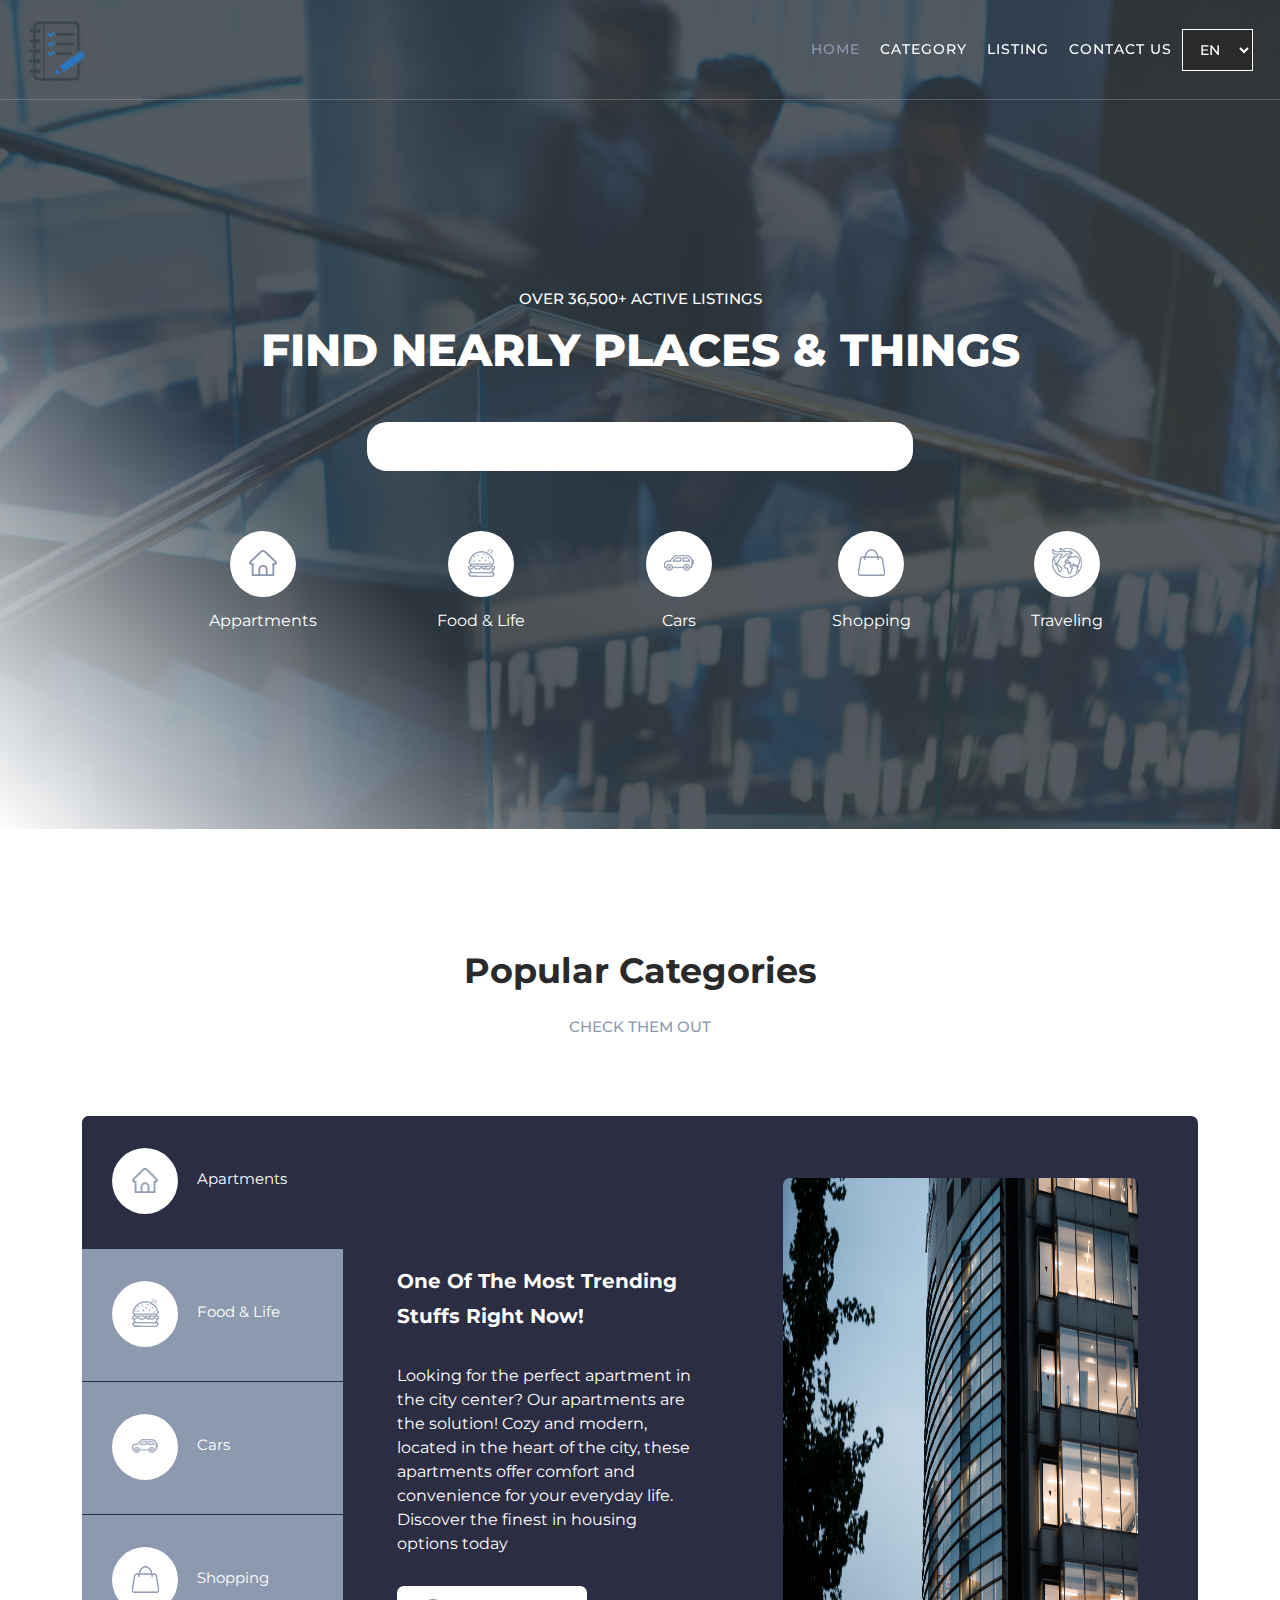
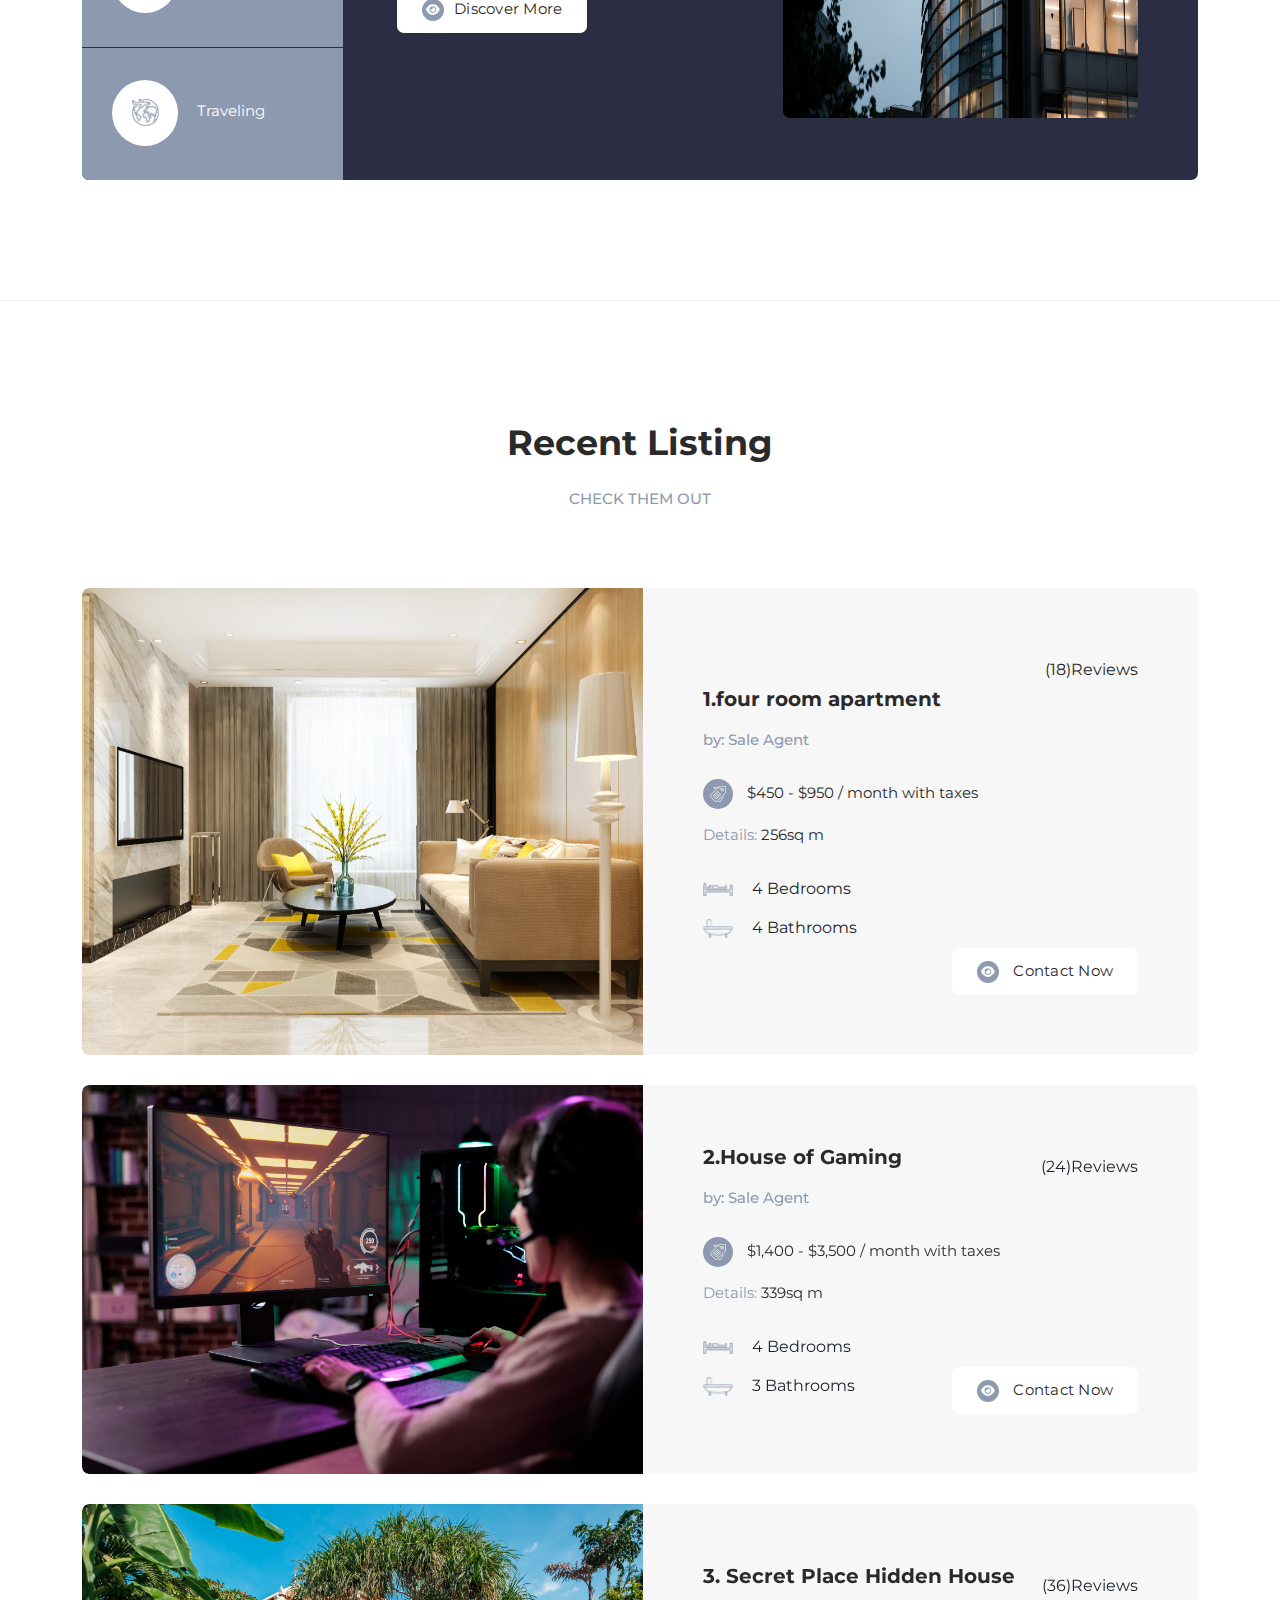
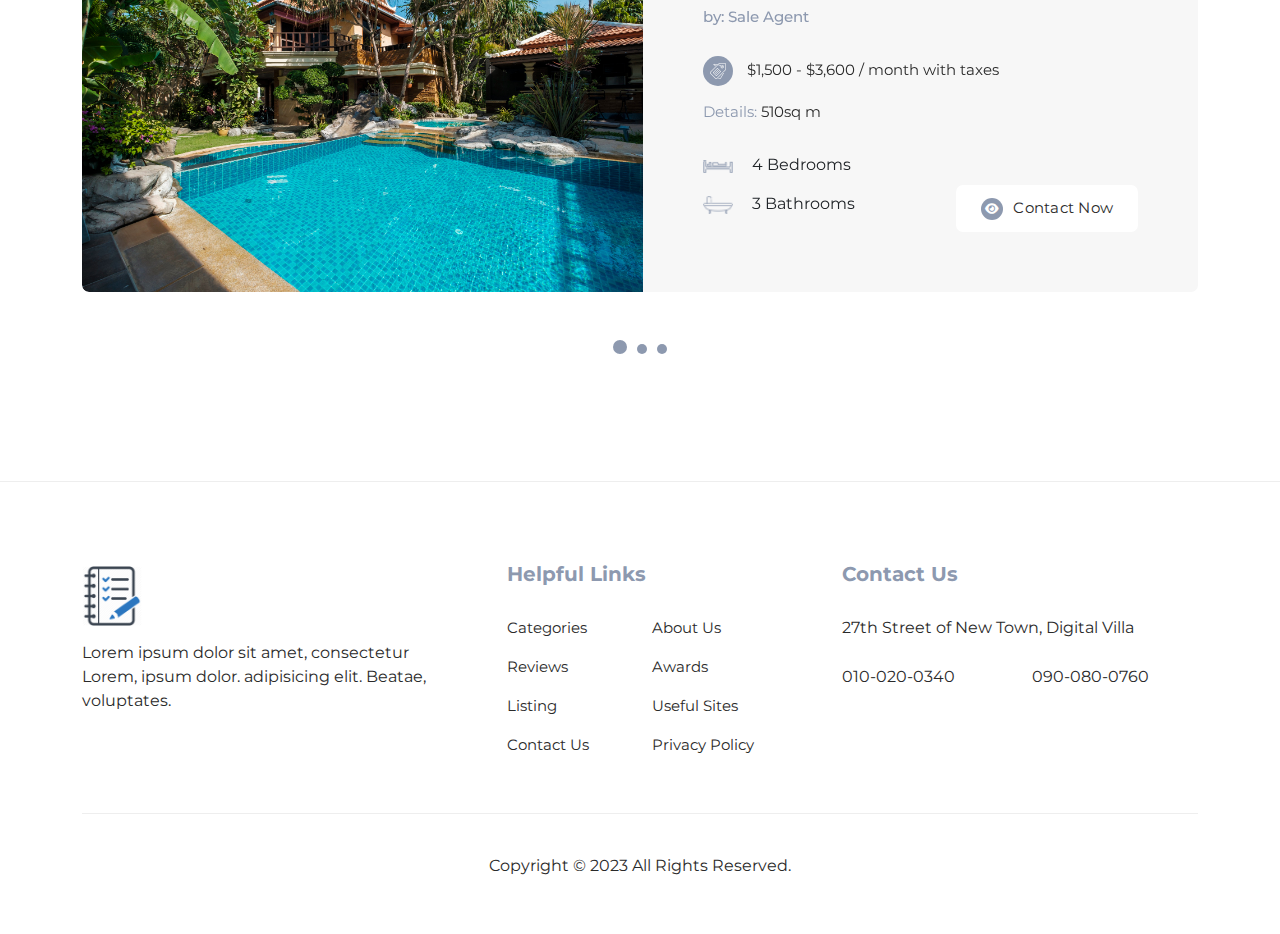
<file: index.html>
<!DOCTYPE html>
<html lang="en">

<head>
    <meta charset="UTF-8">
    <meta name="viewport" content="width=device-width, initial-scale=1.0">
    <link href="https://fonts.googleapis.com/css2?family=Montserrat:wght@400;500;600;700;800&display=swap"
        rel="stylesheet">
    <link rel="stylesheet" href="./css/style.css">
    <link rel="stylesheet" href="./bootstrap/css/bootstrap.min.css">
    <link rel="stylesheet" href="./images/icons/fontawesome-free-6.4.2-web/css/all.min.css">
    <link rel="stylesheet" href="./css/owl.css">
    <title>Listings</title>
</head>

<body>
    <header class="header d-flex justify-content-between align-items-center" id="header">
        <div class="container-fluid">
            <div class="row">
                <div class="col-12">
                    <nav class="nav d-flex justify-content-between align-items-center " id="menu">
                        <a href="./index.html" class="logo" id="logo"><img src="./images/logos/main-logo.png" alt="logo"></a>
                        <ul class="menuBar d-flex align-items-center">
                            <li class="test"><a href="#" class="lng-Home menu_link active">Home</a></li>
                            <li><a href="./category.html" class="lng-Category menu_link">Category</a></li>
                            <li><a href="./listing.html" class="lng-Listing menu_link">Listing</a></li>
                            <li><a href="./contact_us.html#contact" class="lng-Contact_Us menu_link">Contact Us</a></li>
                            <select class="change-lang" id="change-lang">
                                <option value="en" selected>EN</option>
                                <option value="ru">RU</option>
                                <option value="am">AM</option>
                            </select>
                        </ul>

                        <div class="headerBurger">
                            <span></span>
                        </div>
                    </nav>
                </div>
            </div>
        </div>
    </header>
    <main class="main-block">
        <div class="container">
            <div class="row">
                <div class="col-lg-12">
                    <div class="top-text">
                        <h6 class="lng-subtitle">Over 36,500+ Active Listings</h6>
                        <h2  class="lng-mainTitle" >Find Nearly Places & Things</h2>
                    </div>
                </div>
                <div class="col-lg-3"></div>
                <div class="col-lg-6">
                    <div class="form" id="search-form">
                        <div class="row">
                            <div class="col-lg-12">
                                <fieldset class="optionsRel">
                                    <input type="text" name="search" id="searchField" data-placeholder="search" autocomplete="off"
                                        required>
                                    <ul class="options hidden"></ul>
                                </fieldset>
                            </div>
                        </div>
                    </div>
                </div>
                <div class="col-lg-3"></div>
                <div class="col-lg-10 offset-lg-1">
                    <ul class="categories">
                        <li data-index="0">
                            <div class="categories-icon">
                                <img src="./images/icons/search-icon-01.png" alt="categories icon">
                            </div><a href="./listing.html#listings" class="lng-appartments">Appartments</a>
                        </li>
                        <li data-index="1">
                            <div class="categories-icon">
                                <img src="./images/icons/search-icon-02.png" alt="categories icon">
                            </div><a href="./listing.html#listings" class="lng-foodAndlife">Food & Life</a>
                        </li>
                        <li data-index="2">
                            <div class="categories-icon">
                                <img src="./images/icons/search-icon-03.png" alt="categories icon">
                            </div><a href="./listing.html#listings" class="lng-cars">Cars</a>
                        </li>
                        <li id="shopping">
                            <div class="categories-icon">
                                <img src="./images/icons/search-icon-04.png" alt="categories icon">
                            </div><a href="./category.html?data-index=3#info" data-index="3" class="lng-shopping">Shopping</a>
                        </li>
                        <li data-index="3">
                            <div class="categories-icon">
                                <img src="./images/icons/search-icon-05.png" alt="categories icon">
                            </div><a href="./listing.html#listings" class="lng-traveling">Traveling</a>
                        </li>
                    </ul>
                </div>
        </div>
    </main>
    <section class="popular-categories">
        <div class="container">
            <div class="row">
                <div class="col-lg-12">
                    <div class="section-heading">
                        <h2 class="lng-popular">Popular Categories</h2>
                        <h6 class="lng-checkOut">Check Them Out</h6>
                    </div>
                </div>
                <div class="col-lg-12">
                    <div class="naccs" id="listingNaccs">
                        <div class="grid">
                            <div class="row">
                                <div class="col-lg-3">
                                    <div class="category-menu">
                                        <div class="first-thumb active" data-index="0">
                                            <div class="thumb">
                                                <span class="icon"><img src="./images/icons/search-icon-01.png"
                                                        alt=""></span>
                                                <span class="lng-appartments">Apartments</span>
                                            </div>
                                        </div>
                                        <div data-index="1">
                                            <div class="thumb">
                                                <span class="icon"><img src="./images/icons/search-icon-02.png"
                                                        alt=""></span>
                                                <span class="lng-foodAndlife">Food &amp; Life</span>
                                            </div>
                                        </div>
                                        <div data-index="2">
                                            <div class="thumb">
                                                <span class="icon">
                                                    <img src="./images/icons/search-icon-03.png" alt="">
                                                </span>
                                                <span class="lng-cars">Cars</span>
                                            </div>
                                        </div>
                                        <div data-index="3">
                                            <div class="thumb">
                                                <span class="icon"><img src="./images/icons/search-icon-04.png"
                                                        alt=""></span>
                                                <span class="lng-shopping">Shopping</span>
                                            </div>
                                        </div>
                                        <div class="last-thumb" data-index="4">
                                            <div class="thumb">
                                                <span class="icon"><img src="./images/icons/search-icon-05.png"
                                                        alt=""></span>
                                                <span class="lng-traveling">Traveling</span>
                                            </div>
                                        </div>
                                    </div>
                                </div>
                                <div class="col-lg-9 align-self-center">
                                    <ul class="nacc">
                                        <li class="active">
                                            <div>
                                                <div class="thumb">
                                                    <div class="row">
                                                        <div class="col-lg-5 align-self-center">
                                                            <div class="left-text">
                                                                <h4 class="lng-appartment-heading">One Of The Most
                                                                    Trending Stuffs Right Now!</h4>
                                                                <p class="lng-appartment-text">
                                                                    Looking for the perfect apartment in the city center? Our apartments are the solution! Cozy and modern, located in the heart of the city, these apartments offer comfort and convenience for your everyday life. Discover the finest in housing options today
                                                                </p>
                                                                <div class="main-white-button">
                                                                    <a href="./category.html?data-index=0#info" data-index="0">
                                                                        <i class="fa fa-eye"></i><span
                                                                            class="lng-discover">Discover More</span>
                                                                    </a>
                                                                </div>
                                                            </div>
                                                        </div>
                                                        <div class="col-lg-7 align-self-center">
                                                            <div class="right-image">
                                                                <img src="./images/appartment.jpg" alt="appartment">
                                                            </div>
                                                        </div>
                                                    </div>
                                                </div>
                                            </div>
                                        </li>
                                        <li>
                                            <div>
                                                <div class="thumb">
                                                    <div class="row">
                                                        <div class="col-lg-5 align-self-center">
                                                            <div class="left-text">
                                                                <h4 class="lng-food-heading">Food and Lifestyle category
                                                                    is here</h4>
                                                                <p class="lng-food-text">
                                                                    Welcome to the 'Food and Lifestyle' category. Here, you'll discover helpful tips and engaging articles about culinary delights, healthy living, and much more. Let's explore the world of taste and life together!
                                                                </p>
                                                                <div class="main-white-button">
                                                                    <a href="./category.html?data-index=1#info" data-index="1">
                                                                        <i class="fa fa-eye"></i><span
                                                                            class="lng-explore">Explore More</span>
                                                                    </a>
                                                                </div>
                                                            </div>
                                                        </div>
                                                        <div class="col-lg-7 align-self-center">
                                                            <div class="right-image">
                                                                <img src="./images/food&life.jpg"
                                                                    alt="Foods on the table">
                                                            </div>
                                                        </div>
                                                    </div>
                                                </div>
                                            </div>
                                        </li>
                                        <li>
                                            <div>
                                                <div class="thumb">
                                                    <div class="row">
                                                        <div class="col-lg-5 align-self-center">
                                                            <div class="left-text">
                                                                <h4 class="lng-cars-headeing">Best car rentals for your
                                                                    trips!</h4>
                                                                <p class="lng-cars-text">
                                                                    Looking for the best car rental solution for your next journey? Our car rental service offers you the finest selection of vehicles for unforgettable adventures. Reliable and modern cars are waiting for you today!
                                                                </p>
                                                                <div class="main-white-button">
                                                                    <a href="./category.html?data-index=2#info" data-index="2">
                                                                        <i class="fa fa-eye"></i> <span
                                                                            class="lng-more-listing">More Listing</span>
                                                                    </a>
                                                                </div>
                                                            </div>
                                                        </div>
                                                        <div class="col-lg-7 align-self-center">
                                                            <div class="right-image">
                                                                <img src="./images/cars.jpg" alt="cars in the city">
                                                            </div>
                                                        </div>
                                                    </div>
                                                </div>
                                            </div>
                                        </li>
                                        <li>
                                            <div>
                                                <div class="thumb">
                                                    <div class="row">
                                                        <div class="col-lg-5 align-self-center">
                                                            <div class="left-text">
                                                                <h4 class="lng-shopping-heading">The World of Style and Comfort</h4>
                                                                <p class="lng-shopping-text">
                                                                    Here you will find a wide range of fashionable clothing, accessories, and home goods
                                                                </p>
                                                                <div class="main-white-button">
                                                                    <a href="./category.html?data-index=3#info" data-index="3">
                                                                        <i class="fa fa-eye"></i> <span
                                                                            class="lng-discover">Discover More</span>
                                                                    </a>
                                                                </div>
                                                            </div>
                                                        </div>
                                                        <div class="col-lg-7 align-self-center">
                                                            <div class="right-image">
                                                                <img src="./images/shopping.jpg" alt="Shopping Girl">
                                                            </div>
                                                        </div>
                                                    </div>
                                                </div>
                                            </div>
                                        </li>
                                        <li>
                                            <div>
                                                <div class="thumb">
                                                    <div class="row">
                                                        <div class="col-lg-5 align-self-center">
                                                            <div class="left-text">
                                                                <h4 class="lng-traveling-heading">Information and Safety
                                                                    Tips for Traveling</h4>
                                                                <p class="lng-traveling-text">
                                                                    Traveling is an amazing adventure, but it's essential to prioritize safety.Here you'll find valuable tips and information to make your journey as safe and memorable as possible. Take precautions and savor every moment of your trip!
                                                                </p>
                                                                <div class="main-white-button">
                                                                    <a href="./category.html?data-index=4#info" data-index="4">
                                                                        <i class="fa fa-eye"></i> <span class="lng-read-more">Read More</span>
                                                                    </a>
                                                                </div>
                                                            </div>
                                                        </div>
                                                        <div class="col-lg-7 align-self-center">
                                                            <div class="right-image">
                                                                <img src="./images/traveling.jpg" alt="Traveling Beach">
                                                            </div>
                                                        </div>
                                                    </div>
                                                </div>
                                            </div>
                                        </li>
                                    </ul>
                                </div>
                            </div>
                        </div>
                    </div>
                </div>
            </div>
        </div>
    </section>
    <section class="recent-listing">
        <div class="container">
            <div class="row">
                <div class="col-lg-12">
                    <div class="section-heading">
                        <h2 class="lng-recent">Recent Listing</h2>
                        <h6 class="lng-checkOut">Check Them Out</h6>
                    </div>
                </div>
                <div class="col-lg-12">
                    <div class="owl-carousel owl-listing">
                        <div class="item">
                            <div class="row">
                                <div class="col-lg-12">
                                    <div class="listing-item" >
                                        <div class="left-image">
                                            <a href="#"><img src="./images/first-apartment.jpg" alt="apartment"></a>
                                        </div>
                                        <div class="right-content align-self-center">
                                            <a href="#">
                                                <h4 class="lng-first-apartment">1.four room apartment</h4>
                                            </a>
                                            <h6 class="lng-sale-agent">by: Sale Agent</h6>
                                            <ul class="rate">
                                                <li><i class="fa fa-star-o"></i></li>
                                                <li><i class="fa fa-star-o"></i></li>
                                                <li><i class="fa fa-star-o"></i></li>
                                                <li><i class="fa fa-star-o"></i></li>
                                                <li><i class="fa fa-star-o"></i></li>
                                                <li>(18)<span class="lng-reviews">Reviews</span></li>
                                            </ul>
                                            <span class="price">
                                                <div class="icon">
                                                    <img src="./images/icons/listing-icon-01.png" alt="price">
                                                </div>
                                                $450 - $950 / <span class="lng-month"> month with taxes</span>
                                            </span>
                                            <span class="details">
                                                <span class="lng-details"> Details:</span><em> 256<em class="lng-sq-m">sq
                                                        m</em></em>
                                            </span>
                                            <ul class="info">
                                                <li><img src="./images/icons/listing-icon-02.png" alt=""> 4 <span
                                                        class="lng-bedroom">Bedrooms</span>
                                                </li>
                                                <li><img src="./images/icons/listing-icon-03.png" alt=""> 4 <span
                                                        class="lng-bathroom">Bathrooms</span>
                                                </li>
                                            </ul>
                                            <div class="main-white-button">
                                                <a href="./contact_us.html#contact">
                                                    <i class="fa fa-eye"></i> <span class="lng-contact-now">Contact
                                                        Now</span>
                                                </a>
                                            </div>
                                        </div>
                                    </div>
                                </div>
                                <div class="col-lg-12">
                                    <div class="listing-item">
                                        <div class="left-image">
                                            <a href="#"><img src="./images/house-of-gaming.jpg" alt="gaming house"></a>
                                        </div>
                                        <div class="right-content align-self-center">
                                            <a href="#">
                                                <h4 class="lng-gaming-house">2.House of Gaming</h4>
                                            </a>
                                            <h6 class="lng-sale-agent">by: Sale Agent</h6>
                                            <ul class="rate">
                                                <li><i class="fa fa-star-o"></i></li>
                                                <li><i class="fa fa-star-o"></i></li>
                                                <li><i class="fa fa-star-o"></i></li>
                                                <li><i class="fa fa-star-o"></i></li>
                                                <li><i class="fa fa-star-o"></i></li>
                                                <li>(24)<span class="lng-reviews">Reviews</span></li>

                                            </ul>
                                            <span class="price">
                                                <div class="icon"><img src="./images/icons/listing-icon-01.png" alt="">
                                                </div> $1,400 - $3,500 / <span class="lng-month"> month with
                                                    taxes</span>
                                            </span>
                                            <span class="details">
                                                <span class="lng-details"> Details:</span> <em> 339<em class="lng-sq-m">sq m</em> </em>
                                            </span>
                                            <ul class="info">
                                                <li><img src="./images/icons/listing-icon-02.png" alt=""> 4 <span
                                                        class="lng-bedroom">Bedrooms</span>
                                                </li>
                                                <li><img src="./images/icons/listing-icon-03.png" alt=""> 3 <span
                                                        class="lng-bathroom">Bathrooms</span>
                                                </li>
                                            </ul>
                                            <div class="main-white-button">
                                                <a href="./contact_us.html#contact">
                                                    <i class="fa fa-eye"></i> <span class="lng-contact-now">Contact
                                                        Now</span>
                                                </a>
                                            </div>
                                        </div>
                                    </div>
                                </div>
                                <div class="col-lg-12">
                                    <div class="listing-item">
                                        <div class="left-image">
                                            <a href="#"><img src="./images/hidden-place.jpg" alt="hidden place"></a>
                                        </div>
                                        <div class="right-content align-self-center">
                                            <a href="#">
                                                <h4 class="lng-secret-house">3. Secret Place Hidden House</h4>
                                            </a>
                                            <h6 class="lng-sale-agent">by: Sale Agent</h6>
                                            <ul class="rate">
                                                <li><i class="fa fa-star-o"></i></li>
                                                <li><i class="fa fa-star-o"></i></li>
                                                <li><i class="fa fa-star-o"></i></li>
                                                <li><i class="fa fa-star-o"></i></li>
                                                <li><i class="fa fa-star-o"></i></li>
                                                <li>(36)<span class="lng-reviews">Reviews</span></li>
                                            </ul>
                                            <span class="price">
                                                <div class="icon"><img src="./images/icons/listing-icon-01.png" alt="">
                                                </div> $1,500 - $3,600 /<span class="lng-month"> month with taxes</span>
                                            </span>
                                            <span class="details">
                                                <span class="lng-details"> Details:</span> <em> 510<em
                                                        class="lng-sq-m">sq m</em> </em>
                                            </span>
                                            <ul class="info">
                                                <li><img src="./images/icons/listing-icon-02.png" alt=""> 4 <span
                                                        class="lng-bedroom">Bedrooms</span>
                                                </li>
                                                <li><img src="./images/icons/listing-icon-03.png" alt=""> 3 <span
                                                        class="lng-bathroom">Bathrooms</span>
                                                </li>
                                            </ul>
                                            <div class="main-white-button">
                                                <a href="./contact_us.html#contact">
                                                    <i class="fa fa-eye"></i><span class="lng-contact-now">Contact
                                                        Now</span></a>
                                                </a>
                                            </div>
                                        </div>
                                    </div>
                                </div>
                            </div>
                        </div>
                        <div class="item">
                            <div class="row">
                                <div class="col-lg-12">
                                    <div class="listing-item">
                                        <div class="left-image">
                                            <a href="#"><img src="./images/sunshine-apartment.jpg" alt="apartment"></a>
                                        </div>
                                        <div class="right-content align-self-center">
                                            <a href="#">
                                                <h4 class="lng-five-room-appartment">4.five room apartment</h4>
                                            </a>
                                            <h6 class="lng-sale-agent">by: Sale Agent</h6>
                                            <ul class="rate">
                                                <li><i class="fa fa-star-o"></i></li>
                                                <li><i class="fa fa-star-o"></i></li>
                                                <li><i class="fa fa-star-o"></i></li>
                                                <li><i class="fa fa-star-o"></i></li>
                                                <li><i class="fa fa-star-o"></i></li>
                                                <li>(24)<span class="lng-reviews">Reviews</span></li>
                                            </ul>
                                            <span class="price">
                                                <div class="icon"><img src="./images/icons/listing-icon-01.png" alt="">
                                                </div> $3,600 / <span class="lng-month"> month with taxes</span>
                                            </span>
                                            <span class="details">
                                                <span class="lng-details"> Details: </span><em> 340<em
                                                        class="lng-sq-m">sq m</em> </em>
                                            </span>
                                            <ul class="info">
                                                <li><img src="./images/icons/listing-icon-02.png" alt=""> 5 <span
                                                        class="lng-bedroom">Bedrooms</span>
                                                </li>
                                                <li><img src="./images/icons/listing-icon-03.png" alt=""> 3 <span
                                                        class="lng-bathroom">Bathrooms</span>
                                                </li>
                                            </ul>
                                            <div class="main-white-button">
                                                <a href="./contact_us.html#contact">
                                                    <i class="fa fa-eye"></i><span class="lng-contact-now">Contact
                                                        Now</span>
                                                </a>
                                            </div>
                                        </div>
                                    </div>
                                </div>
                                <div class="col-lg-12">
                                    <div class="listing-item" >
                                        <div class="left-image">
                                            <a href="#"><img src="./images/best-house.jpg" alt="best house"></a>
                                        </div>
                                        <div class="right-content align-self-center">
                                            <a href="#">
                                                <h4 class="lng-best-villa">5.Best villa in county</h4>
                                            </a>
                                            <h6 class="lng-sale-agent">by: Sale Agent</h6>
                                            <ul class="rate">
                                                <li><i class="fa fa-star-o"></i></li>
                                                <li><i class="fa fa-star-o"></i></li>
                                                <li><i class="fa fa-star-o"></i></li>
                                                <li><i class="fa fa-star-o"></i></li>
                                                <li><i class="fa fa-star-o"></i></li>
                                                <li>(32)<span class="lng-reviews">Reviews</span></li>
                                            </ul>
                                            <span class="price">
                                                <div class="icon"><img src="./images/icons/listing-icon-01.png" alt="">
                                                </div> $5,600 /<span class="lng-month"> month with taxes</span>
                                            </span>
                                            <span class="details">
                                                <span class="lng-details"> Details:</span> <em> 162<em
                                                        class="lng-sq-m">sq m</em> </em>
                                            </span>
                                            <ul class="info">
                                                <li><img src="./images/icons/listing-icon-02.png" alt=""> 6 <span
                                                        class="lng-bedroom">Bedrooms</span>
                                                </li>
                                                <li><img src="./images/icons/listing-icon-03.png" alt=""> 3 <span
                                                        class="lng-bathroom">Bathrooms</span>
                                                </li>
                                            </ul>
                                            <div class="main-white-button">
                                                <a href="./contact_us.html#contact">
                                                    <i class="fa fa-eye"></i><span class="lng-contact-now">Contact
                                                        Now</span>
                                                </a>
                                            </div>
                                        </div>
                                    </div>
                                </div>
                                <div class="col-lg-12">
                                    <div class="listing-item" >
                                        <div class="left-image">
                                            <a href="#"><img src="./images/pool-party.jpg" alt="pool villa"></a>
                                        </div>
                                        <div class="right-content align-self-center">
                                            <a href="#">
                                                <h4 class="lng-pool-villa">6.Pool Party Villa</h4>
                                            </a>
                                            <h6 class="lng-sale-agent">by: Sale Agent</h6>
                                            <ul class="rate">
                                                <li><i class="fa fa-star-o"></i></li>
                                                <li><i class="fa fa-star-o"></i></li>
                                                <li><i class="fa fa-star-o"></i></li>
                                                <li><i class="fa fa-star-o"></i></li>
                                                <li><i class="fa fa-star-o"></i></li>
                                                <li>(40)<span class="lng-reviews">Reviews</span></li>
                                            </ul>
                                            <span class="price">
                                                <div class="icon"><img src="./images/icons/listing-icon-01.png" alt="">
                                                </div> $3,850 / <span class="lng-month"> month with taxes</span>
                                            </span>
                                            <span class="details">
                                                <span class="lng-details"> Details:</span> <em> 340<em
                                                        class="lng-sq-m">sq m</em> </em>
                                            </span>
                                            <ul class="info">
                                                <li><img src="./images/icons/listing-icon-02.png" alt=""> 4 <span
                                                        class="lng-bedroom">Bedrooms</span>
                                                </li>
                                                <li><img src="./images/icons/listing-icon-03.png" alt=""> 3 <span
                                                        class="lng-bathroom">Bathrooms</span>
                                                </li>
                                            </ul>
                                            <div class="main-white-button">
                                                <a href="./contact_us.html#contact">
                                                    <i class="fa fa-eye"></i><span class="lng-contact-now">Contact
                                                        Now</span>
                                                </a>
                                            </div>
                                        </div>
                                    </div>
                                </div>
                            </div>
                        </div>
                        <div class="item">
                            <div class="row">
                                <div class="col-lg-12">
                                    <div class="listing-item">
                                        <div class="left-image">
                                            <a href="#"><img src="./images/sunny-apartment.jpg" alt="sunny apartment"></a>
                                        </div>
                                        <div class="right-content align-self-center">
                                            <a href="#">
                                                <h4 class="lng-sunny-apartment">7. Sunny Apartment</h4>
                                            </a>
                                            <h6 class="lng-sale-agent">by: Sale Agent</h6>
                                            <ul class="rate">
                                                <li><i class="fa fa-star-o"></i></li>
                                                <li><i class="fa fa-star-o"></i></li>
                                                <li><i class="fa fa-star-o"></i></li>
                                                <li><i class="fa fa-star-o"></i></li>
                                                <li><i class="fa fa-star-o"></i></li>
                                                <li>(24)<span class="lng-reviews">Reviews</span></li>
                                            </ul>
                                            <span class="price">
                                                <div class="icon"><img src="./images/icons/listing-icon-01.png" alt="">
                                                </div> $5,450 / <span class="lng-month"> month with taxes</span>
                                            </span>
                                            <span class="details">
                                                <span class="lng-details"> Details:</span> <em> 152<em
                                                        class="lng-sq-m">sq m</em> </em>
                                            </span>
                                            <ul class="info">
                                                <li><img src="./images/icons/listing-icon-02.png" alt=""> 8 <span
                                                        class="lng-bedroom">Bedrooms</span>
                                                </li>
                                                <li><img src="./images/icons/listing-icon-03.png" alt=""> 5 <span
                                                        class="lng-bathroom">Bathrooms</span>
                                                </li>
                                            </ul>
                                            <div class="main-white-button">
                                                <a href="./contact_us.html#contact">
                                                    <i class="fa fa-eye"></i><span class="lng-contact-now">Contact
                                                        Now</span>
                                                </a>
                                            </div>
                                        </div>
                                    </div>
                                </div>
                                <div class="col-lg-12">
                                    <div class="listing-item">
                                        <div class="left-image">
                                            <a href="#"><img src="./images/house-of-gaming-2.jpg" alt="gaming house"></a>
                                        </div>
                                        <div class="right-content align-self-center">
                                            <a href="#">
                                                <h4 class="lng-gaming-house">8.House of Gaming</h4>
                                            </a>
                                            <h6 class="lng-sale-agent">by: Sale Agent</h6>
                                            <ul class="rate">
                                                <li><i class="fa fa-star-o"></i></li>
                                                <li><i class="fa fa-star-o"></i></li>
                                                <li><i class="fa fa-star-o"></i></li>
                                                <li><i class="fa fa-star-o"></i></li>
                                                <li><i class="fa fa-star-o"></i></li>
                                                <li>(15)<span class="lng-reviews">Reviews</span></li>
                                            </ul>
                                            <span class="price">
                                                <div class="icon"><img src="./images/icons/listing-icon-01.png" alt="">
                                                </div> $5,520 / <span class="lng-month"> month with taxes</span>
                                            </span>
                                            <span class="details">
                                                <span class="lng-details"> Details: </span><em> 154<em
                                                        class="lng-sq-m">sq m</em> </em>
                                            </span>
                                            <ul class="info">
                                                <li><img src="./images/icons/listing-icon-02.png" alt=""> 5 <span
                                                        class="lng-bedroom">Bedrooms</span>
                                                </li>
                                                <li><img src="./images/icons/listing-icon-03.png" alt=""> 4 <span
                                                        class="lng-bathroom">Bathrooms</span>
                                                </li>
                                            </ul>
                                            <div class="main-white-button">
                                                <a href="./contact_us.html#contact">
                                                    <i class="fa fa-eye"></i><span class="lng-contact-now">Contact
                                                        Now</span>
                                                </a>
                                            </div>
                                        </div>
                                    </div>
                                </div>
                                <div class="col-lg-12">
                                    <div class="listing-item">
                                        <div class="left-image">
                                            <a href="#"><img src="./images/relax-villa.jpg" alt="relax villa"></a>
                                        </div>
                                        <div class="right-content align-self-center">
                                            <a href="#">
                                                <h4 class="lng-relaxing-villa">9.BBQ Party Villa</h4>
                                            </a>
                                            <h6 class="lng-sale-agent">by: Sale Agent</h6>
                                            <ul class="rate">
                                                <li><i class="fa fa-star-o"></i></li>
                                                <li><i class="fa fa-star-o"></i></li>
                                                <li><i class="fa fa-star-o"></i></li>
                                                <li><i class="fa fa-star-o"></i></li>
                                                <li><i class="fa fa-star-o"></i></li>
                                                <li>(20)<span class="lng-reviews">Reviews</span></li>
                                            </ul>
                                            <span class="price">
                                                <div class="icon"><img src="./images/icons/listing-icon-01.png" alt="">
                                                </div> $4,760 / <span class="lng-month"> month with taxes</span>
                                            </span>
                                            <span class="details">
                                                <span class="lng-details"> Details: </span><em> 267<em
                                                        class="lng-sq-m">sq m</em> </em>
                                            </span>
                                            <ul class="info">
                                                <li><img src="./images/icons/listing-icon-02.png" alt=""> 6 <span
                                                        class="lng-bedroom">Bedrooms</span>
                                                </li>
                                                <li><img src="./images/icons/listing-icon-03.png" alt=""> 4 <span
                                                        class="lng-bathroom">Bathrooms</span>
                                                </li>
                                            </ul>
                                            <div class="main-white-button">
                                                <a href="./contact_us.html#contact">
                                                    <i class="fa fa-eye"></i><span class="lng-contact-now">Contact
                                                        Now</span>
                                                </a>
                                            </div>
                                        </div>
                                    </div>
                                </div>
                            </div>
                        </div>
                    </div>
                </div>
            </div>
        </div>
    </section>
    <footer>
        <div class="container">
            <div class="row">
                <div class="col-lg-4">
                    <div class="about">
                        <div class="footer-logo">
                            <a href="./index.html" class="logo"><img src="./images/logos/main-logo.png" alt="logo"></a>
                        </div>
                        <p>Lorem ipsum dolor sit amet, consectetur Lorem, ipsum dolor. adipisicing elit. Beatae,
                            voluptates.</p>
                    </div>
                </div>
                <div class="col-lg-4">
                    <div class="helpful-links">
                        <h4 class="lng-helpful-links">Helpful Links</h4>
                        <div class="row">
                            <div class="col-lg-6">
                                <ul>
                                    <li><a class="lng-categories" href="#">Categories</a></li>
                                    <li><a class="lng-reviews" href="#">Reviews</a></li>
                                    <li><a class="lng-Listing" href="#">Listing</a></li>
                                    <li><a class="lng-Contact_Us" href="#">Contact Us</a></li>
                                </ul>
                            </div>
                            <div class="col-lg-6">
                                <ul>
                                    <li><a class="lng-about-us" href="#">About Us</a></li>
                                    <li><a class="lng-awards" href="#">Awards</a></li>
                                    <li><a class="lng-usefull" href="#">Useful Sites</a></li>
                                    <li><a class="lng-privacy" href="#">Privacy Policy</a></li>
                                </ul>
                            </div>
                        </div>
                    </div>
                </div>
                <div class="col-lg-4">
                    <div class="contact-us">
                        <h4 class="lng-Contact_Us">Contact Us</h4>
                        <p class="lng-addres">27th Street of New Town, Digital Villa</p>
                        <div class="row">
                            <div class="col-lg-6">
                                <a href="#">010-020-0340</a>
                            </div>
                            <div class="col-lg-6">
                                <a href="#">090-080-0760</a>
                            </div>
                        </div>
                    </div>
                </div>
                <div class="col-lg-12">
                    <div class="sub-footer">
                        <p>Copyright © 2023 All Rights Reserved.</p>
                    </div>
                </div>
            </div>
        </div>
    </footer>
    <script src="./jquery/jquery.min.js"></script>
    <script src="./javaScript/owl-carousel.js"></script>
    <script src="./javaScript/carouselInit.js"></script>
    <script src="./javaScript/languageChange.js"></script>
    <script src="./javaScript/script.js"></script>
    <script src="./javaScript/search.js"></script>
</body>

</html>
</file>
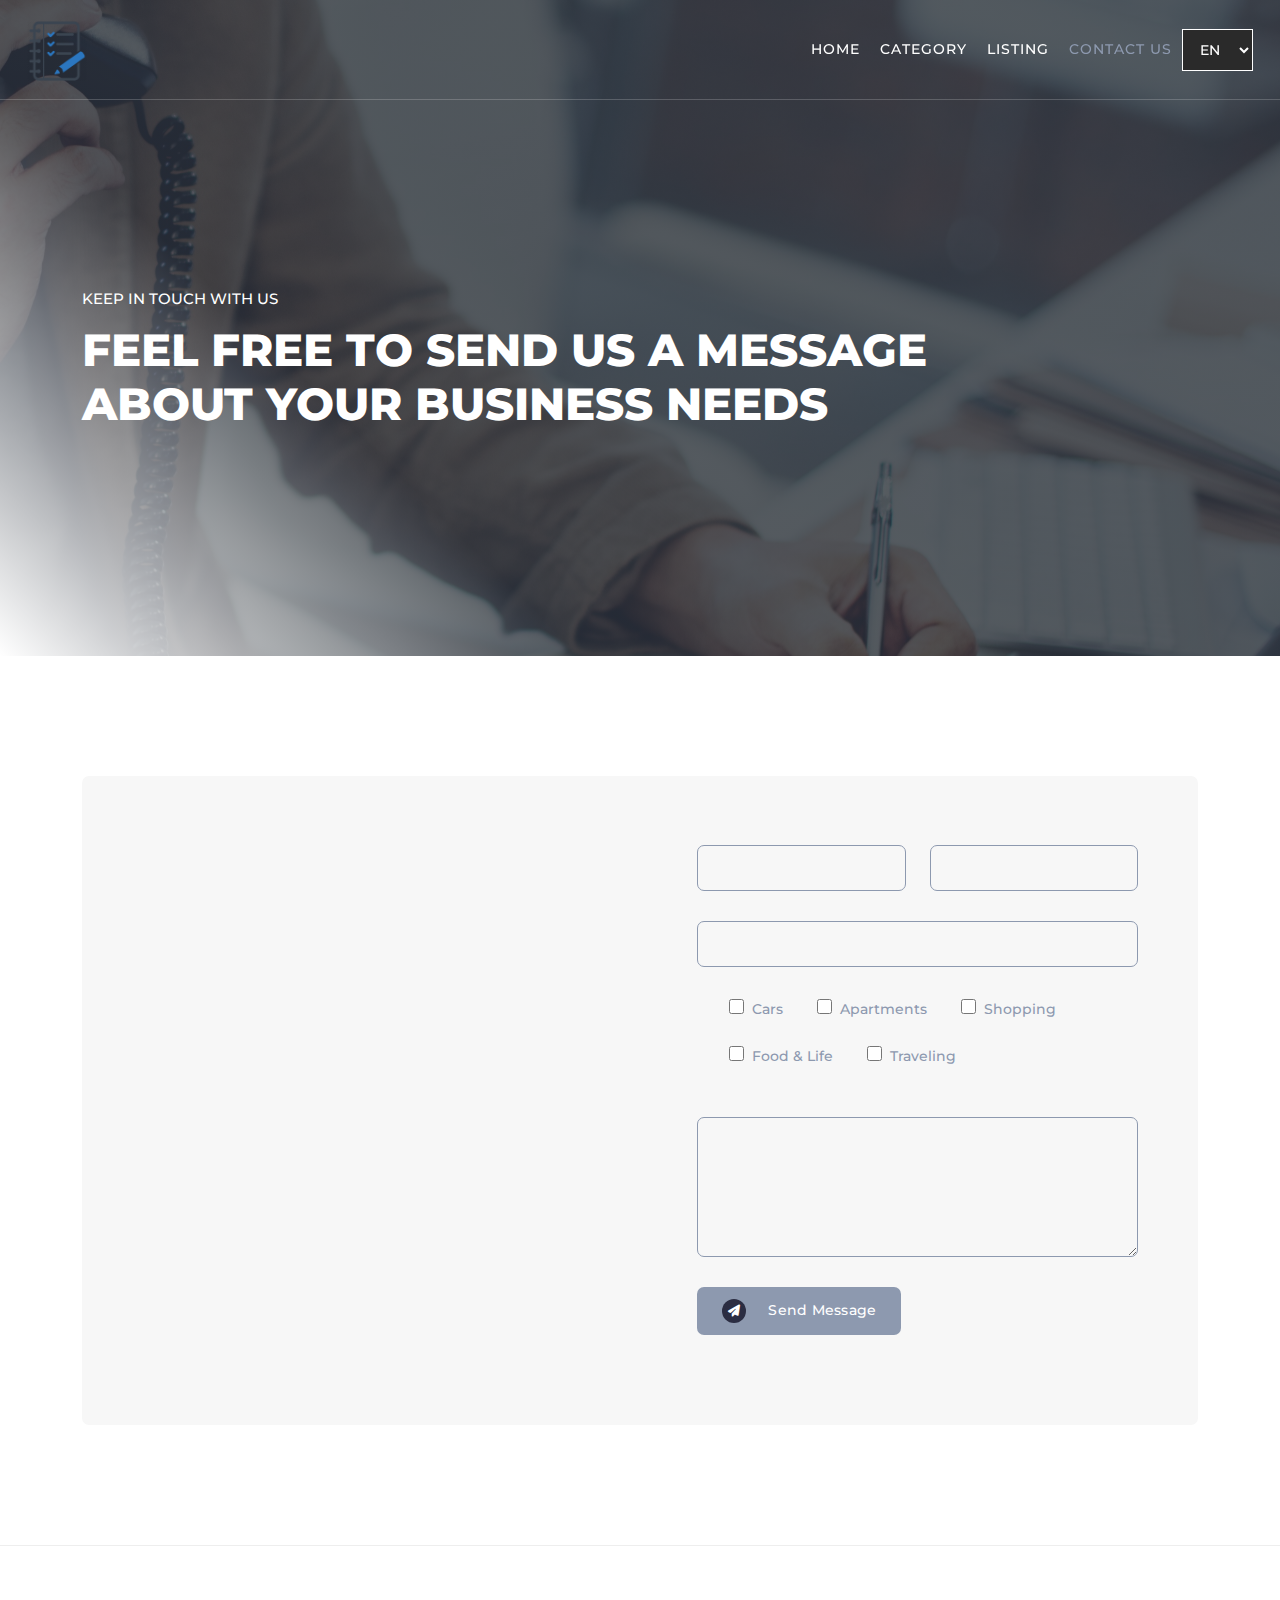
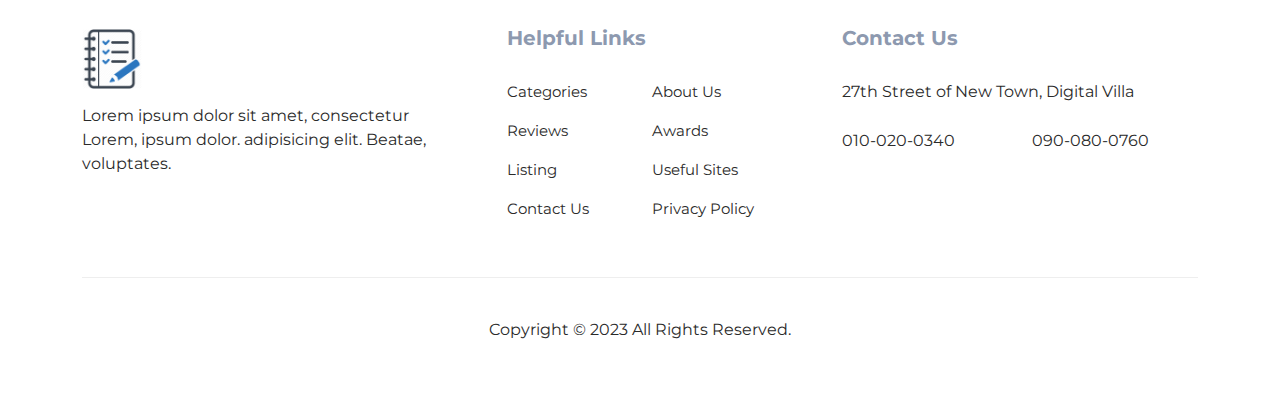
<file: contact_us.html>
<!DOCTYPE html>
<html lang="en">

<head>
    <meta charset="UTF-8">
    <meta name="viewport" content="width=device-width, initial-scale=1.0">
    <link href="https://fonts.googleapis.com/css2?family=Montserrat:wght@400;500;600;700;800&display=swap"
    rel="stylesheet">
    <link rel="stylesheet" href="./css/style.css">
    <link rel="stylesheet" href="./bootstrap/css/bootstrap.min.css">
    <link rel="stylesheet" href="./images/icons/fontawesome-free-6.4.2-web/css/all.min.css">
    <title>Listings</title>
</head>

<body>
    <header class="header d-flex justify-content-between align-items-center" id="header">
        <div class="container-fluid">
            <div class="row">
                <div class="col-12">
                    <nav class="nav d-flex justify-content-between align-items-center " id="menu">
                        <a href="./index.html" class="logo" id="logo"><img src="./images/logos/main-logo.png" alt="logo"></a>
                        <ul class="menuBar d-flex align-items-center">
                            <li class="test"><a href="./index.html" class="lng-Home menu_link">Home</a></li>
                            <li><a href="./category.html" class="lng-Category menu_link">Category</a></li>
                            <li><a href="./listing.html" class="lng-Listing menu_link">Listing</a></li>
                            <li><a href="./contact_us.html" class="lng-Contact_Us menu_link active">Contact Us</a></li>
                            <select class="change-lang" id="change-lang">
                                <option value="en" selected>EN</option>
                                <option value="ru">RU</option>
                                <option value="am">AM</option>
                            </select>
                        </ul>
                        <div class="headerBurger">
                            <span></span>
                        </div>
                    </nav>
                </div>
            </div>
        </div>
    </header>
    <main class="page_main-block">
        <div class="container">
            <div class="row">
                <div class="col-lg-12">
                    <div class="top-text" style="text-align: unset;">
                        <h6 class="lng-contactSublTitle">Keep in touch with us</h6>
                        <h2 class="lng-contactMainTitle">Feel Free To Send Us A Message <br> About Your Business Needs
                        </h2>
                    </div>
                </div>
            </div>
        </div>
    </main>
    <div class="contact-page">
        <div class="container">
            <div class="row">
                <div class="col-lg-12">
                    <div class="inner-content">
                        <div class="row">
                            <div class="col-lg-6">
                                <div id="map">
                                    <iframe
                                        src="https://www.google.com/maps/embed?pb=!1m18!1m12!1m3!1d97583.89596614281!2d44.406165916044266!3d40.153492406305645!2m3!1f0!2f0!3f0!3m2!1i1024!2i768!4f13.1!3m3!1m2!1s0x406aa2dab8fc8b5b%3A0x3d1479ae87da526a!2z0JXRgNC10LLQsNC9!5e0!3m2!1sru!2sam!4v1695159291166!5m2!1sru!2sam"
                                        width="100%" height="650px" frameborder="0" style="border:0"
                                        allowfullscreen></iframe>
                                </div>
                            </div>
                            <div class="col-lg-6 align-self-center">
                                <form id="contact" action="" method="get">
                                    <div class="row">
                                        <div class="col-lg-6">
                                            <fieldset>
                                                <input type="name" name="name" id="name" data-placeholder="name"
                                                    autocomplete="on" required>
                                            </fieldset>
                                        </div>
                                        <div class="col-lg-6">
                                            <fieldset>
                                                <input type="surname" name="surname" id="surname"  data-placeholder="surname"
                                                    autocomplete="on" required>
                                            </fieldset>
                                        </div>
                                        <div class="col-lg-12">
                                            <fieldset>
                                                <input type="text" name="email" id="email" pattern="[^ @]*@[^ @]*"
                                                data-placeholder="Your Email" autocomplete="on" required="">
                                            </fieldset>
                                        </div>
                                        <div class="col-lg-12">
                                            <ul>
                                                <li><input type="checkbox" name="option1" value="cars"><span class="lng-cars">Cars</span>
                                                </li>
                                                <li><input type="checkbox" name="option2"
                                                        value="aparmtents"><span class="lng-appartments">Apartments</span></li>
                                                <li><input type="checkbox" name="option3"
                                                        value="shopping"><span>Shopping</span></li>
                                                <li><input type="checkbox" name="option4" value="food"><span class="lng-foodAndlife">Food &amp;
                                                        Life</span></li>
                                                <li><input type="checkbox" name="option5"
                                                        value="traveling"><span class="lng-traveling">Traveling</span></li>
                                            </ul>
                                        </div>
                                        <div class="col-lg-12">
                                            <fieldset>
                                                <textarea name="message" type="text" class="form-control" id="message"
                                                data-placeholder="Message"  required=""></textarea>
                                            </fieldset>
                                        </div>
                                        <div class="col-lg-12">
                                            <fieldset>
                                                <button type="submit" id="form-submit" class="main-button "><i
                                                        class="fa fa-paper-plane"></i> <span class="lng-send-message">Send Message</span> </button>
                                            </fieldset>
                                        </div>
                                    </div>
                                </form>
                            </div>
                        </div>
                    </div>
                </div>
            </div>
        </div>
    </div>
    <footer>
        <div class="container">
            <div class="row">
                <div class="col-lg-4">
                    <div class="about">
                        <div class="footer-logo">
                            <a href="./index.html" class="logo"><img src="./images/logos/main-logo.png" alt="logo"></a>
                        </div>
                        <p>Lorem ipsum dolor sit amet, consectetur Lorem, ipsum dolor. adipisicing elit. Beatae,
                            voluptates.</p>
                    </div>
                </div>
                <div class="col-lg-4">
                    <div class="helpful-links">
                        <h4 class="lng-helpful-links">Helpful Links</h4>
                        <div class="row">
                            <div class="col-lg-6 ">
                                <ul>
                                    <li><a class="lng-categories" href="#">Categories</a></li>
                                    <li><a class="lng-reviews" href="#">Reviews</a></li>
                                    <li><a class="lng-Listing" href="#">Listing</a></li>
                                    <li><a class="lng-Contact_Us" href="#">Contact Us</a></li>
                                </ul>
                            </div>
                            <div class="col-lg-6">
                                <ul>
                                    <li><a class="lng-about-us" href="#">About Us</a></li>
                                    <li><a class="lng-awards" href="#">Awards</a></li>
                                    <li><a class="lng-usefull" href="#">Useful Sites</a></li>
                                    <li><a class="lng-privacy" href="#">Privacy Policy</a></li>
                                </ul>
                            </div>
                        </div>
                    </div>
                </div>
                <div class="col-lg-4">
                    <div class="contact-us">
                        <h4 class="lng-Contact_Us">Contact Us</h4>
                        <p class="lng-addres">27th Street of New Town, Digital Villa</p>
                        <div class="row">
                            <div class="col-lg-6">
                                <a href="#">010-020-0340</a>
                            </div>
                            <div class="col-lg-6">
                                <a href="#">090-080-0760</a>
                            </div>
                        </div>
                    </div>
                </div>
                <div class="col-lg-12">
                    <div class="sub-footer">
                        <p>Copyright © 2023 All Rights Reserved.</p>
                    </div>
                </div>
            </div>
        </div>
    </footer>
    <script src="./javaScript/languageChange.js"></script>
    <script src="./javaScript/contact.js"></script>
    <script src="./javaScript/script.js"></script>
</body>

</html>
</file>
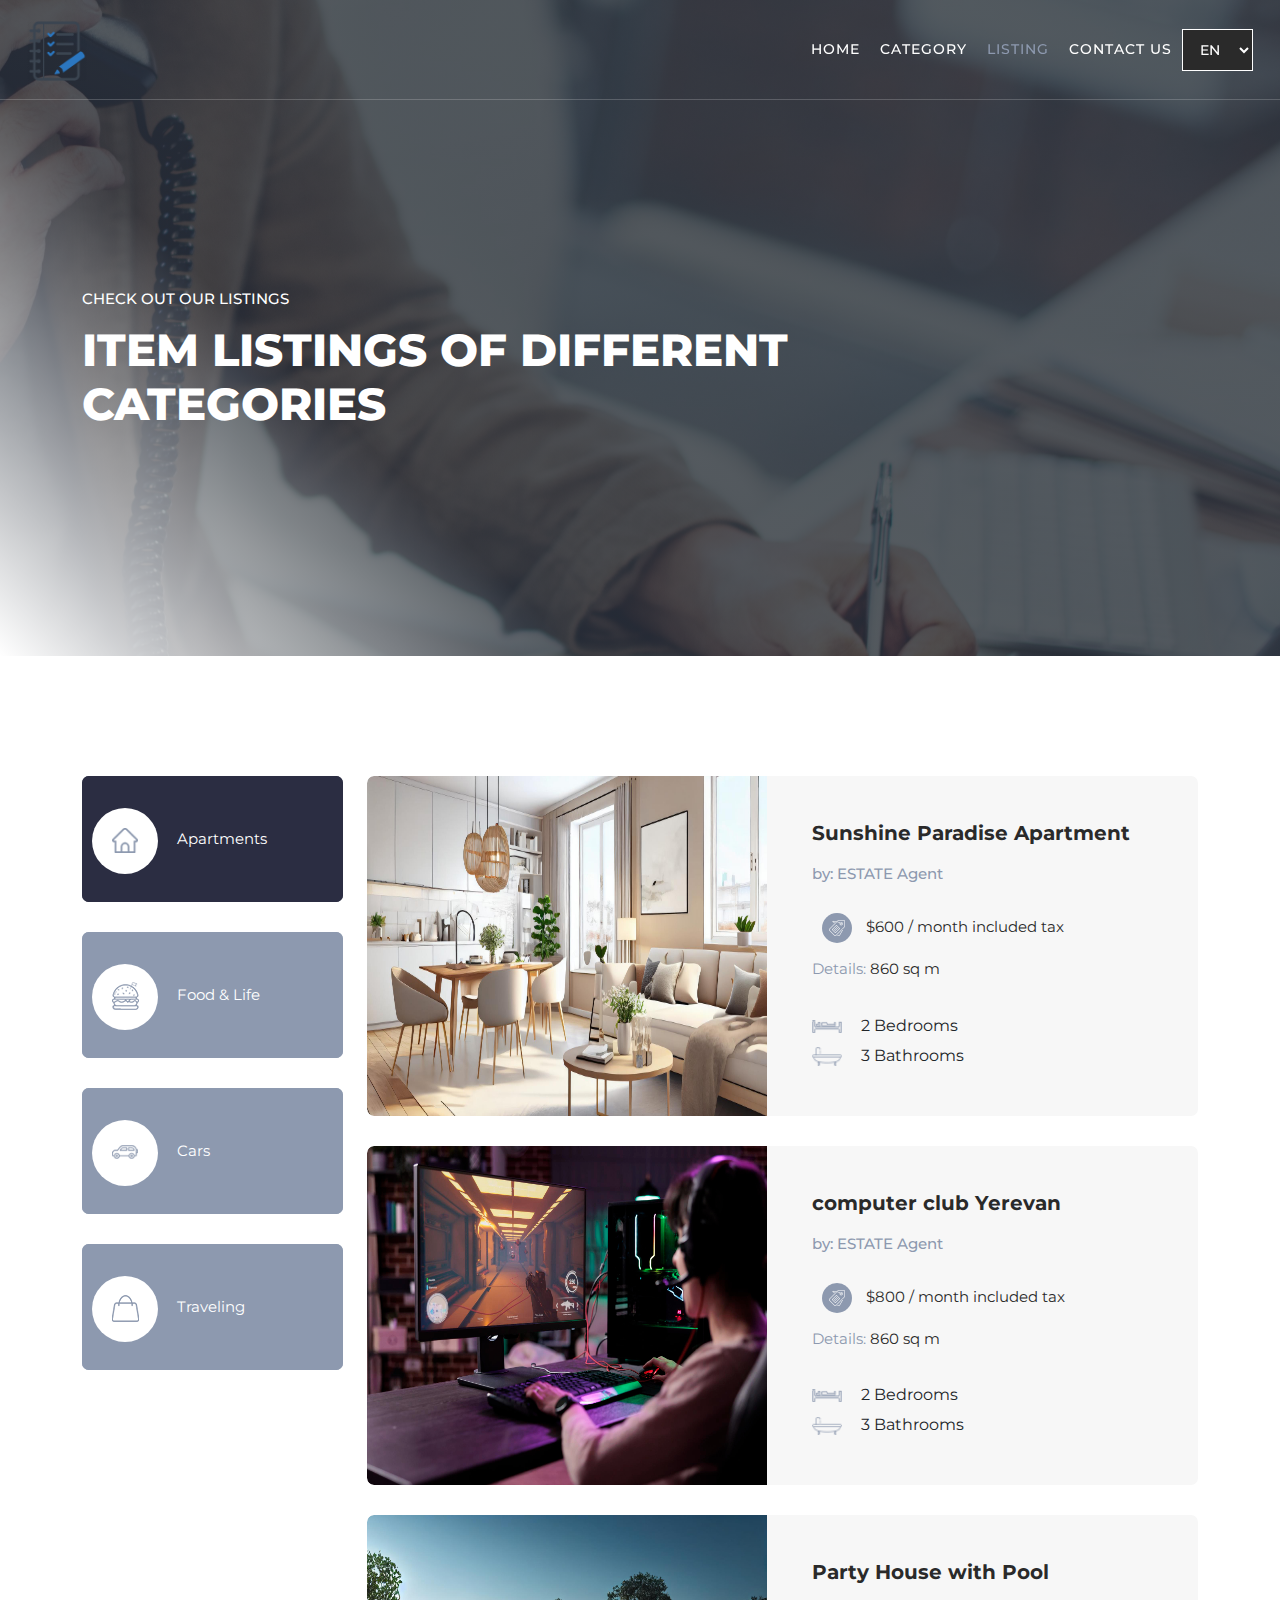
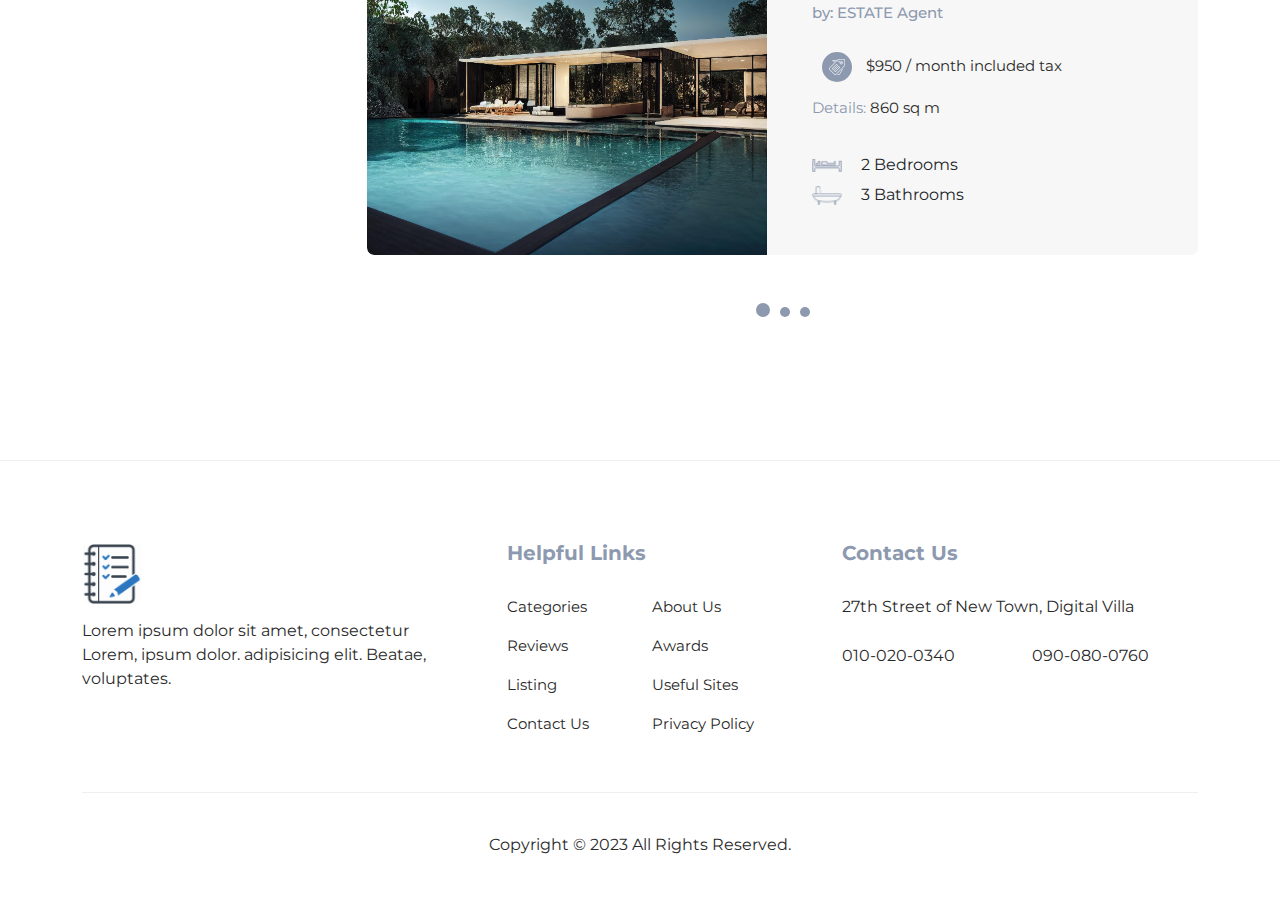
<file: listing.html>
<!DOCTYPE html>
<html lang="en">

<head>
    <meta charset="UTF-8">
    <meta name="viewport" content="width=device-width, initial-scale=1.0">
    <link href="https://fonts.googleapis.com/css2?family=Montserrat:wght@400;500;600;700;800&display=swap"
        rel="stylesheet">
    <link rel="stylesheet" href="./css/style.css">
    <link rel="stylesheet" href="./css/owl.css">
    <link rel="stylesheet" href="./bootstrap/css/bootstrap.min.css">
    <link rel="stylesheet" href="./images/icons/fontawesome-free-6.4.2-web/css/all.min.css">
    <title>Listings</title>
</head>
<body>
    <header class="header d-flex justify-content-between align-items-center" id="header">
        <div class="container-fluid">
            <div class="row">
                <div class="col-12">
                    <nav class="nav d-flex justify-content-between align-items-center " id="menu">
                        <a href="./index.html" class="logo" id="logo"><img src="./images/logos/main-logo.png" alt="logo"></a>
                        <ul class="menuBar d-flex align-items-center">
                            <li class="test"><a href="./index.html" class="lng-Home menu_link">Home</a></li>
                            <li><a href="./category.html" class="lng-Category menu_link">Category</a></li>
                            <li><a href="./listing.html" class="lng-Listing menu_link active">Listing</a></li>
                            <li><a href="./contact_us.html#contact" class="lng-Contact_Us menu_link">Contact Us</a></li>
                            <select class="change-lang" id="change-lang">
                                <option value="en" selected>EN</option>
                                <option value="ru">RU</option>
                                <option value="am">AM</option>
                            </select>
                        </ul>
                        <div class="headerBurger">
                            <span></span>
                        </div>
                    </nav>
                </div>
            </div>
        </div>
    </header>
    <main class="page_main-block">
        <div class="container">
            <div class="row">
                <div class="col-lg-12">
                    <div class="top-text" style="text-align: unset;">
                        <h6 class="lng-listingSublTitle">CHECK OUT OUR LISTINGS</h6>
                        <h2 class="lng-listingMainTitle">Item Listings Of Different <br> Categories</h2>
                    </div>
                </div>
            </div>
        </div>
    </main>
    <div class="listing-page"> 
        <div class="container">
          <div class="row">
            <div class="col-lg-12">
              <div class="naccs">
                <div class="grid">
                  <div class="row">
                    <div class="col-lg-3">
                        <div class="category-menu">
                            <div data-index="0" class="first-thumb active" >
                                <div class="thumb">
                                    <span class="icon"><img src="./images/icons/search-icon-01.png" alt=""></span>
                                   <span class="lng-appartments">Apartments</span> 
                                </div>
                            </div>
                            <div data-index="1">
                                <div class="thumb">
                                    <span class="icon"><img src="./images/icons/search-icon-02.png" alt=""></span>
                                  <span class="lng-foodAndlife"> Food &amp; Life</span> 
                                </div>
                            </div>
                            <div data-index="2"> 
                                <div class="thumb" >
                                    <span class="icon"><img src="./images/icons/search-icon-03.png" alt=""></span>
                                   <span class="lng-cars">Cars</span> 
                                </div>
                            </div>
                            <div class="last-thumb" data-index="3">
                                <div class="thumb">
                                    <span class="icon"><img src="./images/icons/search-icon-04.png" alt=""></span>
                                   <span class="lng-traveling">Traveling</span> 
                                </div>
                            </div>
                        </div>
                    </div>
                    <div class="col-lg-9">
                    <ul class="nacc" id="listings">
                        <li class="active" data-index="0">
                            <div>
                                <div class="col-lg-12">
                                    <div class="owl-carousel owl-listing">
                                        <div class="item">
                                            <div class="row">
                                                <div class="col-lg-12">
                                                    <div class="listing-item" id="apartment-1-item">
                                                        <div class="left-image">
                                                            <a href="#"><img src="./images/sunshine-apartment.jpg" alt="sunshine Apartment"></a>
                                                            <div class="hover-content">
                                                                <div class="main-white-button">
                                                                    <a href="./contact_us.html#contact"><i class="fa fa-eye"></i> <span class="lng-contact-now">Contact
                                                                        Now</span></a>
                                                                </div>
                                                            </div>
                                                        </div>
                                                        <div class="right-content align-self-center">
                                                            <a href="#">
                                                                <h4 class="lng-apartment-01-listing">Sunshine Paradise Apartment</h4>
                                                            </a>
                                                            <h6 ><span class="lng-uploaded-by">by:</span> ESTATE Agent</h6>
                                                            <span class="price">
                                                                <div class="icon"><img src="./images/icons/listing-icon-01.png" alt=""></div>
                                                                $600 / <span class="lng-includedTax">month included tax</span> 
                                                            </span>
                                                            <span class="details"><span class="lng-details">Details:</span> <em>860 <em class="lng-sq-m">sq m</em></em></span>
                                                            <span class="info"><img src="./images/icons/listing-icon-02.png" alt=""> 2 <span class="lng-bedroom">Bedrooms</span> <br>
                                                                <img src="./images/icons/listing-icon-03.png" alt=""> 3 <span class="lng-bathroom">Bathrooms</span> 
                                                            </span>
                                                        </div>
                                                    </div>
                                                </div>
                                                <div class="col-lg-12">
                                                    <div class="listing-item"  id="apartment-2-item">
                                                        <div class="left-image">
                                                            <a href="#"><img src="./images/house-of-gaming.jpg" alt="gaming house"></a>
                                                            <div class="hover-content">
                                                                <div class="main-white-button">
                                                                    <a href="./contact_us.html#contact"><i class="fa fa-eye"></i> <span class="lng-contact-now">Contact
                                                                        Now</span></a>
                                                                </div>
                                                            </div>
                                                        </div>
                                                        <div class="right-content align-self-center">
                                                            <a href="#">
                                                                <h4 class="lng-apartment-02-listing">computer club Yerevan</h4>
                                                            </a>
                                                            <h6 ><span class="lng-uploaded-by">by:</span> ESTATE Agent</h6>
                                                            <span class="price">
                                                                <div class="icon"><img src="./images/icons/listing-icon-01.png" alt=""></div>
                                                                $800 /  <span class="lng-includedTax">month included tax</span> 
                                                            </span>
                                                            <span class="details"><span class="lng-details">Details:</span> <em>860  <em class="lng-sq-m">sq m</em></em></span>
                                                            <span class="info"><img src="./images/icons/listing-icon-02.png" alt=""> 2 <span class="lng-bedroom">Bedrooms</span>
                                                                <br><img src="./images/icons/listing-icon-03.png" alt="">  3 <span class="lng-bathroom">Bathrooms</span> 
                                                            </span>
                                                               
                                                        </div>
                                                    </div>
                                                </div>
                                                <div class="col-lg-12">
                                                    <div class="listing-item"  id="apartment-3-item">
                                                        <div class="left-image">
                                                            <a href="#"><img src="./images/pool-party.jpg" alt="pool party"></a>
                                                            <div class="hover-content">
                                                                <div class="main-white-button">
                                                                    <a href="./contact_us.html#contact"><i class="fa fa-eye"></i> <span class="lng-contact-now">Contact
                                                                        Now</span></a>
                                                                </div>
                                                            </div>
                                                        </div>
                                                        <div class="right-content align-self-center">
                                                            <a href="#">
                                                                <h4 class="lng-apartment-03-listing"> Party House with Pool</h4>
                                                            </a>
                                                            <h6 ><span class="lng-uploaded-by">by:</span> ESTATE Agent</h6>
                                                            <span class="price">
                                                                <div class="icon"><img src="./images/icons/listing-icon-01.png" alt=""></div>
                                                                $950 / <span class="lng-includedTax">month included tax</span> 
                                                            </span>
                                                            <span class="details"><span class="lng-details">Details:</span> <em>860 <em class="lng-sq-m">sq m</em></em></span>
                                                            <span class="info">
                                                                <img src="./images/icons/listing-icon-02.png" alt=""> 2 <span class="lng-bedroom">Bedrooms</span> <br>
                                                                <img src="./images/icons/listing-icon-03.png" alt=""> 3 <span class="lng-bathroom">Bathrooms</span> 
                                                            </span>
                                                        </div>
                                                    </div>
                                                </div>
                                            </div>
                                        </div>
                                        <div class="item">
                                            <div class="row">
                                                <div class="col-lg-12">
                                                    <div class="listing-item"  id="apartment-4-item">
                                                        <div class="left-image">
                                                            <a href="#"><img src="./images/relax-villa.jpg" alt="relax villa"></a>
                                                            <div class="hover-content">
                                                                <div class="main-white-button">
                                                                    <a href="./contact_us.html#contact"><i class="fa fa-eye"></i> <span class="lng-contact-now">Contact
                                                                        Now</span></a>
                                                                </div>
                                                            </div>
                                                        </div>
                                                        <div class="right-content align-self-center">
                                                            <a href="#">
                                                                <h4 class="lng-apartment-04-listing">Sunshine Villa </h4>
                                                            </a>
                                                            <h6 ><span class="lng-uploaded-by">by:</span> ESTATE Agent</h6>
                                                            <span class="price">
                                                                <div class="icon"><img src="./images/icons/listing-icon-01.png" alt=""></div>
                                                                $450 / <span class="lng-includedTax">month included tax</span> 
                                                            </span>
                                                            <span class="details"><span class="lng-details">Details:</span> <em>860 <em class="lng-sq-m">sq m</em></em></span>
                                                            <span class="info"><img src="./images/icons/listing-icon-02.png" alt=""> 2 <span class="lng-bedroom">Bedrooms</span> <br>
                                                                <img src="./images/icons/listing-icon-03.png" alt=""> 3 <span class="lng-bathroom">Bathrooms</span> 
                                                            </span>
                                                        </div>
                                                    </div>
                                                </div>
                                                <div class="col-lg-12">
                                                    <div class="listing-item" id="apartment-5-item">
                                                        <div class="left-image">
                                                            <a href="#"><img src="./images/house-of-gaming-2.jpg" alt="house of gaming"></a>
                                                            <div class="hover-content">
                                                                <div class="main-white-button">
                                                                    <a href="./contact_us.html#contact"><i class="fa fa-eye"></i> <span class="lng-contact-now">Contact
                                                                        Now</span></a>
                                                                </div>
                                                            </div>
                                                        </div>
                                                        <div class="right-content align-self-center">
                                                            <a href="#">
                                                                <h4 class="lng-apartment-05-listing">Gaming Studio </h4>
                                                            </a>
                                                            <h6 ><span class="lng-uploaded-by">by:</span> ESTATE Agent</h6>
                                                            <span class="price">
                                                                <div class="icon"><img src="./images/icons/listing-icon-01.png" alt=""></div>
                                                                $550 / <span class="lng-includedTax">month included tax</span> 
                                                            </span>
                                                            <span class="details"><span class="lng-details">Details:</span> <em>860 <em class="lng-sq-m">sq m</em></em></span>
                                                            <span class="info"><img src="./images/icons/listing-icon-02.png" alt=""> 2 <span class="lng-bedroom">Bedrooms</span>
                                                                <br><img src="./images/icons/listing-icon-03.png" alt=""> 3 <span class="lng-bathroom">Bathrooms</span> 
                                                            </span>
                                                        </div>
                                                    </div>
                                                </div>
                                                <div class="col-lg-12">
                                                    <div class="listing-item" id="apartment-6-item">
                                                        <div class="left-image">
                                                            <a href="#"><img src="./images/party-villa.jpg" alt=""></a>
                                                            <div class="hover-content">
                                                                <div class="main-white-button">
                                                                    <a href="./contact_us.html#contact"><i class="fa fa-eye"></i> <span class="lng-contact-now">Contact
                                                                        Now</span></a>
                                                                </div>
                                                            </div>
                                                        </div>
                                                        <div class="right-content align-self-center">
                                                            <a href="#">
                                                                <h4 class="lng-apartment-06-listing">Amazing Dj Party House</h4>
                                                            </a>
                                                            <h6 ><span class="lng-uploaded-by">by:</span> ESTATE Agent</h6>
                                                            <span class="price">
                                                                <div class="icon"><img src="./images/icons/listing-icon-01.png" alt=""></div>
                                                                $650 / <span class="lng-includedTax">month included tax</span> 
                                                            </span>
                                                            <span class="details"><span class="lng-details">Details:</span> <em>860  <em class="lng-sq-m">sq m</em></em></span>
                                                            <span class="info"><img src="./images/icons/listing-icon-02.png" alt=""> 2 <span class="lng-bedroom">Bedrooms</span><br>
                                                                <img src="./images/icons/listing-icon-03.png" alt=""> 3 <span class="lng-bathroom">Bathrooms</span> 
                                                            </span>
                                                        </div>
                                                    </div>
                                                </div>
                                            </div>
                                        </div>
                                        <div class="item">
                                            <div class="row">
                                                <div class="col-lg-12">
                                                    <div class="listing-item" id="apartment-7-item" >
                                                        <div class="left-image">
                                                            <a href="#"><img src="./images/apartment-img.jpg" alt="apartment"></a>
                                                            <div class="hover-content">
                                                                <div class="main-white-button">
                                                                    <a href="./contact_us.html#contact"><i class="fa fa-eye"></i> <span class="lng-contact-now">Contact
                                                                        Now</span></a>
                                                                </div>
                                                            </div>
                                                        </div>
                                                        <div class="right-content align-self-center">
                                                            <a href="#">
                                                                <h4 class="lng-apartment-07-listing">Apartment in Center of City</h4>
                                                            </a>
                                                            <h6><span class="lng-uploaded-by">by:</span> Real Estate Agent</h6>
                                                            <span class="price">
                                                                <div class="icon"><img src="./images/icons/listing-icon-01.png" alt=""></div>
                                                                $600 - $950 / <span class="lng-includedTax">month included tax</span> 
                                                            </span>
                                                            <span class="details"><span class="lng-details">Details:</span> <em>860  <em class="lng-sq-m">sq m</em></em></span>
                                                            <span class="info">
                                                                <img src="./images/icons/listing-icon-02.png" alt=""> 2 <span class="lng-bedroom">Bedrooms</span> <br>
                                                                <img src="./images/icons/listing-icon-03.png" alt=""> 3 <span class="lng-bathroom">Bathrooms</span> 
                                                            </span>
                                                        </div>
                                                    </div>
                                                </div>
                                                <div class="col-lg-12">
                                                    <div class="listing-item" id="apartment-8-item">
                                                        <div class="left-image">
                                                            <a href="#"><img src="./images/house-of-gaming.jpg" alt="gaming"></a>
                                                            <div class="hover-content">
                                                                <div class="main-white-button">
                                                                    <a href="./contact_us.html#contact"><i class="fa fa-eye"></i><span class="lng-contact-now">Contact
                                                                        Now</span></a>
                                                                </div>
                                                            </div>
                                                        </div>
                                                        <div class="right-content align-self-center">
                                                            <a href="#">
                                                                <h4 class="lng-apartment-08-listing">New Gaming Townhouse</h4>
                                                            </a>
                                                            <h6 ><span class="lng-uploaded-by">by:</span> ESTATE Agent</h6>
                                                            <span class="price">
                                                                <div class="icon"><img src="./images/icons/listing-icon-01.png" alt=""></div>
                                                                $840 / <span class="lng-includedTax">month included tax</span>
                                                            </span>
                                                            <span class="details"><span class="lng-details">Details:</span> <em>860 <em class="lng-sq-m">sq m</em> </em></span>
                                                            <span class="info">
                                                                <img src="./images/icons/listing-icon-02.png" alt=""> 2 <span class="lng-bedroom">Bedrooms</span> <br>
                                                                <img src="./images/icons/listing-icon-03.png" alt=""> 3 <span class="lng-bathroom">Bathrooms</span> 
                                                            </span>
                                                        </div>
                                                    </div>
                                                </div>
                                                <div class="col-lg-12">
                                                    <div class="listing-item" id="apartment-9-item">
                                                        <div class="left-image">
                                                            <a href="#"><img src="./images/villa-2.jpg" alt="villa"></a>
                                                            <div class="hover-content">
                                                                <div class="main-white-button">
                                                                    <a href="./contact_us.html#contact"><i class="fa fa-eye"></i> <span class="lng-contact-now">Contact Now</span></a>
                                                                </div>
                                                            </div>
                                                        </div>
                                                        <div class="right-content align-self-center">
                                                            <a href="#">
                                                                <h4 class="lng-apartment-09-listing">Amazing Party Villa</h4>
                                                            </a>
                                                            <h6 ><span class="lng-uploaded-by">by:</span> ESTATE Agent</h6>
                                                            <span class="price">
                                                                <div class="icon"><img src="./images/icons/listing-icon-01.png" alt=""></div>
                                                                $950 / <span class="lng-includedTax">month included tax</span>
                                                            </span>
                                                            <span class="details"><span class="lng-details">Details:</span> <em>860 <em class="lng-sq-m">sq m</em></em></span>
                                                            <span class="info"><img src="./images/icons/listing-icon-02.png" alt=""> 2 <span class="lng-bedroom">Bedrooms</span> <br>
                                                                <img src="./images/icons/listing-icon-03.png" alt=""> 3  <span class="lng-bathroom">Bathrooms</span> 
                                                            </span>
                                                        </div>
                                                    </div>
                                                </div>
                                            </div>
                                        </div>
                                    </div>
                                </div>
                            </div>
                        </li>
                        <li data-index="1">
                            <div>
                                <div class="col-lg-12">
                                    <div class="owl-carousel owl-listing">
                                        <div class="item">
                                            <div class="row">
                                                <div class="col-lg-12">
                                                    <div class="listing-item" id="food-1-item">
                                                        <div class="left-image">
                                                            <a href="#"><img src="./images/food-listing-1.jpg" alt="food"></a>
                                                            <div class="hover-content">
                                                                <div class="main-white-button">
                                                                    <a href="./contact_us.html#contact"><i class="fa fa-eye"></i><span class="lng-contact-now">Contact
                                                                        Now</span></a>
                                                                </div>
                                                            </div>
                                                        </div>
                                                        <div class="right-content align-self-center">
                                                            <a href="#">
                                                                <h4 class="lng-food-01-listing">Chicken salad</h4>
                                                            </a>
                                                            <h6 ><span class="lng-uploaded-by">by:</span> Food Delivery</h6>
                                                            <span class="price">
                                                                <div class="icon"><img src="./images/icons/listing-icon-01.png" alt=""></div>
                                                               <span class="lng-listing-price">price:</span> $4.50
                                                            </span>
                                                            <span class="details"><span class="lng-details">Details:</span> <em class="lng-portion">Portion Size:</em> 200 <span class="lng-grams">grams</span></span>
                                                            <span class="info"><i class="fa-regular fa-clock listIcon" style="color: #8d99af;"></i>  <span class="lng-delivery-time">Delivery time: </span> 30 <span class="lng-minute">minute</span>
                                                               <br>
                                                               <i class="fa-solid fa-location-dot listIcon" style="color: #8d99af;"></i>  <span class="lng-listing-address">address: </span> 9870 Walker Prairie
                                                            </span>
                                                        </div>
                                                    </div>
                                                </div>
                                                <div class="col-lg-12">
                                                    <div class="listing-item" id="food-2-item">
                                                        <div class="left-image">
                                                            <a href="#"><img src="./images/food-listing-2.jpg" alt="food"></a>
                                                            <div class="hover-content">
                                                                <div class="main-white-button">
                                                                    <a href="contact.html"><i class="fa fa-eye"></i><span class="lng-contact-now">Contact
                                                                        Now</span></a>
                                                                </div>
                                                            </div>
                                                        </div>
                                                        <div class="right-content align-self-center">
                                                            <a href="#">
                                                                <h4 class="lng-food-02-listing">steak</h4>
                                                            </a>
                                                            <h6 ><span class="lng-uploaded-by">by:</span> Food Delivery</h6>
                                                            <span class="price">
                                                                <div class="icon"><img src="./images/icons/listing-icon-01.png" alt=""></div>
                                                               <span class="lng-listing-price">price:</span> $4.50
                                                            </span>
                                                            <span class="details"><span class="lng-details">Details:</span> <em class="lng-portion">Portion Size:</em> 200 <span class="lng-grams" >grams</span></span>
                                                            <span class="info"><i class="fa-regular fa-clock listIcon" style="color: #8d99af;"></i>  <span class="lng-delivery-time">Delivery time: </span> 30 <span class="lng-minute">minute</span>
                                                               <br>
                                                               <i class="fa-solid fa-location-dot listIcon" style="color: #8d99af;"></i>  <span class="lng-listing-address">address: </span> 9870 Walker Prairie
                                                            </span>
                                                        </div>
                                                    </div>
                                                </div>
                                                <div class="col-lg-12">
                                                    <div class="listing-item" id="food-3-item">
                                                        <div class="left-image">
                                                            <a href="#"><img src="./images/armenian-food-1.jpg" alt="food"></a>
                                                            <div class="hover-content">
                                                                <div class="main-white-button">
                                                                    <a href="contact.html"><i class="fa fa-eye"></i> <span class="lng-contact-now">Contact
                                                                        Now</span></a>
                                                                </div>
                                                            </div>
                                                        </div>
                                                        <div class="right-content align-self-center">
                                                            <a href="#">
                                                                <h4 class="lng-food-03-listing">Armenian restaurant</h4>
                                                            </a>
                                                            <h6 ><span class="lng-uploaded-by">by:</span> Food Delivery</h6>
                                                            <span class="price">
                                                                <div class="icon"><img src="./images/icons/listing-icon-01.png" alt=""></div>
                                                               <span class="lng-listing-price">price:</span> $4.50
                                                            </span>
                                                            <span class="details"><span class="lng-details">Details:</span> <em class="lng-portion">Portion Size:</em> 200 <span class="lng-grams" >grams</span></span>
                                                            <span class="info"><i class="fa-regular fa-clock listIcon" style="color: #8d99af;"></i>  <span class="lng-delivery-time">Delivery time: </span> 30 <span class="lng-minute">minute</span>
                                                               <br>
                                                               <i class="fa-solid fa-location-dot listIcon" style="color: #8d99af;"></i>  <span class="lng-listing-address">address: </span> 9870 Walker Prairie
                                                            </span>
                                                        </div>
                                                    </div>
                                                </div>
                                            </div>
                                        </div>
                                        <div class="item">
                                            <div class="row">
                                                <div class="col-lg-12">
                                                    <div class="listing-item" id="food-4-item">
                                                        <div class="left-image">
                                                            <a href="#"><img src="./images/asian-food-1.jpg" alt="food"></a>
                                                            <div class="hover-content">
                                                                <div class="main-white-button">
                                                                    <a href="contact.html"><i class="fa fa-eye"></i> <span class="lng-contact-now">Contact
                                                                        Now</span></a>
                                                                </div>
                                                            </div>
                                                        </div>
                                                        <div class="right-content align-self-center">
                                                            <a href="#">
                                                                <h4 class="lng-food-04-listing">Sushi rolls</h4>
                                                            </a>
                                                            <h6 ><span class="lng-uploaded-by">by:</span> Food Delivery</h6>
                                                            <span class="price">
                                                                <div class="icon"><img src="./images/icons/listing-icon-01.png" alt=""></div>
                                                               <span class="lng-listing-price">price:</span> $4.50
                                                            </span>
                                                            <span class="details"><span class="lng-details">Details:</span> <em class="lng-portion">Portion Size:</em> 200 <span class="lng-grams">grams</span></span>
                                                            <span class="info"><i class="fa-regular fa-clock listIcon" style="color: #8d99af;"></i>  <span class="lng-delivery-time">Delivery time: </span> 30 <span class="lng-minute">minute</span>
                                                               <br>
                                                               <i class="fa-solid fa-location-dot listIcon" style="color: #8d99af;"></i>  <span class="lng-listing-address">address: </span> 9870 Walker Prairie
                                                            </span>
                                                        </div>
                                                    </div>
                                                </div>
                                                <div class="col-lg-12">
                                                    <div class="listing-item" id="food-5-item">
                                                        <div class="left-image">
                                                            <a href="#"><img src="./images/armenian-food-2.jpg" alt="food"></a>
                                                            <div class="hover-content">
                                                                <div class="main-white-button">
                                                                    <a href="contact.html"><i class="fa fa-eye"></i> <span class="lng-contact-now">Contact
                                                                        Now</span> </a>
                                                                </div>
                                                            </div>
                                                        </div>
                                                        <div class="right-content align-self-center">
                                                            <a href="#">
                                                                <h4 class="lng-food-05-listing">Khash</h4>
                                                            </a>
                                                            <h6 ><span class="lng-uploaded-by">by:</span> Food Delivery</h6>
                                                            <span class="price">
                                                                <div class="icon"><img src="./images/icons/listing-icon-01.png" alt=""></div>
                                                               <span class="lng-listing-price">price:</span> $4.50
                                                            </span>
                                                            <span class="details"><span class="lng-details">Details:</span> <em class="lng-portion">Portion Size:</em> 200 <span class="lng-grams">grams</span></span>
                                                            <span class="info"><i class="fa-regular fa-clock listIcon" style="color: #8d99af;"></i>  <span class="lng-delivery-time">Delivery time: </span> 30 <span class="lng-minute">minute</span>
                                                               <br>
                                                               <i class="fa-solid fa-location-dot listIcon" style="color: #8d99af;"></i>  <span class="lng-listing-address">address: </span> 9870 Walker Prairie
                                                            </span>
                                                        </div>
                                                    </div>
                                                </div>
                                                <div class="col-lg-12">
                                                    <div class="listing-item" id="food-6-item">
                                                        <div class="left-image">
                                                            <a href="#"><img src="./images/asian-food-2.jpg" alt="food"></a>
                                                            <div class="hover-content">
                                                                <div class="main-white-button">
                                                                    <a href="contact.html"><i class="fa fa-eye"></i> <span class="lng-contact-now">Contact
                                                                        Now</span></a>
                                                                </div>
                                                            </div>
                                                        </div>
                                                        <div class="right-content align-self-center">
                                                            <a href="#">
                                                                <h4 class="lng-food-06-listing">Chop suey</h4>
                                                            </a>
                                                            <h6 ><span class="lng-uploaded-by">by:</span> Food Delivery</h6>
                                                            <span class="price">
                                                                <div class="icon"><img src="./images/icons/listing-icon-01.png" alt=""></div>
                                                               <span class="lng-listing-price">price:</span> $4.50
                                                            </span>
                                                            <span class="details"><span class="lng-details">Details:</span> <em class="lng-portion">Portion Size:</em> 200 <span class="lng-grams">grams</span></span>
                                                            <span class="info"><i class="fa-regular fa-clock listIcon" style="color: #8d99af;"></i>  <span class="lng-delivery-time">Delivery time: </span> 30 <span class="lng-minute">minute</span>
                                                               <br>
                                                               <i class="fa-solid fa-location-dot listIcon" style="color: #8d99af;"></i>  <span class="lng-listing-address">address: </span> 9870 Walker Prairie
                                                            </span>
                                                        </div>
                                                    </div>
                                                </div>
                                            </div>
                                        </div>
                                    </div>
                                </div>
                            </div>
                        </li>
                        <li data-index="2">
                            <div>
                                <div class="col-lg-12">
                                    <div class="owl-carousel owl-listing">
                                        <div class="item">
                                            <div class="row">
                                                <div class="col-lg-12">
                                                    <div class="listing-item" id="cars-1-item">
                                                        <div class="left-image">
                                                            <a href="#"><img src="./images/toyota-camry.jpg" alt="car"></a>
                                                            <div class="hover-content">
                                                                <div class="main-white-button">
                                                                    <a href="./contact_us.html#contact"><i class="fa fa-eye"></i> <span class="lng-contact-now">Contact
                                                                        Now</span></a>
                                                                </div>
                                                            </div>
                                                        </div>
                                                        <div class="right-content align-self-center">
                                                            <a href="#">
                                                                <h4 class="lng-car-01-listing">Toyota Camry</h4>
                                                            </a>
                                                            <h6 ><span class="lng-uploaded-by">by:</span>  Sale Agent</h6>
                                                            <span class="price">
                                                                <div class="icon"><img src="./images/icons/listing-icon-01.png" alt=""></div>
                                                               <span class="lng-listing-price">price: </span> $20,000
                                                            </span>
                                                            <span class="details"><span class="lng-details">Details:</span> <em> 203 - 301 <em class="lng-horsepower"> horsepower.</em></em></span>
                                                            <span class="info"><img src="./images/icons/engine.png" alt=""> <span class="lng-engine-type">Engine Type: </span><span class="lng-gasoline">Gasoline</span><br>
                                                                <img src="./images/icons/transmission.png" alt=""> <span class="lng-transmission">Transmission: </span> <span class="lng-automatic">Automatic</span>
                                                            </span>
                                                        </div>
                                                    </div>
                                                </div>
                                                <div class="col-lg-12">
                                                    <div class="listing-item" id="cars-2-item">
                                                        <div class="left-image">
                                                            <a href="#"><img src="./images/ford.jpg" alt="car"></a>
                                                            <div class="hover-content">
                                                                <div class="main-white-button">
                                                                    <a href="./contact_us.html#contact"><i class="fa fa-eye"></i><span class="lng-contact-now">Contact
                                                                        Now</span></a>
                                                                </div>
                                                            </div>
                                                        </div>
                                                        <div class="right-content align-self-center">
                                                            <a href="#">
                                                                <h4 class="lng-car-02-listing">Ford f-150 </h4>
                                                            </a>
                                                            <h6 ><span class="lng-uploaded-by">by:</span>  Sale Agent</h6>
                                                            <span class="price">
                                                                <div class="icon"><img src="./images/icons/listing-icon-01.png" alt=""></div>
                                                               <span class="lng-listing-price">price: </span>$35,000
                                                            </span>
                                                            <span class="details"><span class="lng-details">Details:</span> <em> 290 - 450 <em class="lng-horsepower">horsepower.</em></em></span>
                                                            <span class="info"><img src="./images/icons/engine.png" alt=""> <span class="lng-engine-type">Engine Type: </span><span class="lng-gasoline">Gasoline</span><br>
                                                                <img src="./images/icons/transmission.png" alt=""> <span class="lng-transmission">Transmission: </span> <span class="lng-automatic">Automatic</span>
                                                            </span>
                                                        </div>
                                                    </div>
                                                </div>
                                                <div class="col-lg-12">
                                                    <div class="listing-item" id="cars-3-item">
                                                        <div class="left-image">
                                                            <a href="#"><img src="./images/tesla-model2.jpg" alt="car"></a>
                                                            <div class="hover-content">
                                                                <div class="main-white-button">
                                                                    <a href="./contact_us.html#contact"><i class="fa fa-eye"></i> <span class="lng-contact-now">Contact
                                                                        Now</span></a>
                                                                </div>
                                                            </div>
                                                        </div>
                                                        <div class="right-content align-self-center">
                                                            <a href="#">
                                                                <h4 class="lng-car-03-listing">Tesla model2</h4>
                                                            </a>
                                                            <h6 ><span class="lng-uploaded-by">by:</span>  Sale Agent</h6>
                                                            <span class="price">
                                                                <div class="icon"><img src="./images/icons/listing-icon-01.png" alt=""></div>
                                                               <span class="lng-listing-price">price: </span>$45,000.
                                                            </span>
                                                            <span class="details"><span class="lng-details">Details:</span> <em> 211 - 450 <em class="lng-horsepower"> horsepower.</em></em></span>
                                                            <span class="info"><img src="./images/icons/engine.png" alt=""> <span class="lng-engine-type">Engine Type: </span><span class="lng-electric">Electric</span><br>
                                                                <img src="./images/icons/transmission.png" alt=""> <span class="lng-transmission">Transmission: </span> <span class="lng-automatic">Automatic</span>
                                                            </span>
                                                        </div>
                                                    </div>
                                                </div>
                                            </div>
                                        </div>
                                        <div class="item">
                                            <div class="row">
                                                <div class="col-lg-12">
                                                    <div class="listing-item" id="cars-4-item">
                                                        <div class="left-image">
                                                            <a href="#"><img src="./images/HondaCR-V.jpg" alt="car"></a>
                                                            <div class="hover-content">
                                                                <div class="main-white-button">
                                                                    <a href="./contact_us.html#contact"><i class="fa fa-eye"></i> <span class="lng-contact-now">Contact
                                                                        Now</span></a>
                                                                </div>
                                                            </div>
                                                        </div>
                                                        <div class="right-content align-self-center">
                                                            <a href="#">
                                                                <h4 class="lng-car-04-listing">HondaCR V</h4>
                                                            </a>
                                                            <h6 ><span class="lng-uploaded-by">by:</span>  Sale Agent</h6>
                                                            <span class="price">
                                                                <div class="icon"><img src="./images/icons/listing-icon-01.png" alt=""></div>
                                                               <span class="lng-listing-price">price: </span>$25,000.
                                                            </span>
                                                            <span class="details"><span class="lng-details">Details:</span> <em> 190 - 212 <em class="lng-horsepower">horsepower.</em></em></span>
                                                            <span class="info"><img src="./images/icons/engine.png" alt=""> <span class="lng-engine-type">Engine Type: </span><span class="lng-gasoline">Gasoline</span><br>
                                                                <img src="./images/icons/transmission.png" alt=""> <span class="lng-transmission">Transmission: </span> <span class="lng-automatic">Automatic</span>
                                                            </span>
                                                        </div>
                                                    </div>
                                                </div>
                                                <div class="col-lg-12">
                                                    <div class="listing-item" id="cars-5-item">
                                                        <div class="left-image">
                                                            <a href="#"><img src="./images/bmw.jpg" alt="car"></a>
                                                            <div class="hover-content">
                                                                <div class="main-white-button">
                                                                    <a href="./contact_us.html#contact"><i class="fa fa-eye"></i> <span class="lng-contact-now">Contact
                                                                        Now</span></a>
                                                                </div>
                                                            </div>
                                                        </div>
                                                        <div class="right-content align-self-center">
                                                            <a href="#">
                                                                <h4 class="lng-car-05-listing">BMW 5 series</h4>
                                                            </a>
                                                            <h6 ><span class="lng-uploaded-by">by:</span>  Sale Agent</h6>
                                                            <span class="price">
                                                                <div class="icon"><img src="./images/icons/listing-icon-01.png" alt=""></div>
                                                               <span class="lng-listing-price">price: </span>$50,000
                                                            </span>
                                                            <span class="details"><span class="lng-details">Details:</span> <em> 248 - 617 <em class="lng-horsepower"> horsepower.</em></em></span>
                                                            <span class="info"><img src="./images/icons/engine.png" alt=""> <span class="lng-engine-type">Engine Type: </span><span class="lng-gasoline">Gasoline</span><br>
                                                                <img src="./images/icons/transmission.png" alt=""> <span class="lng-transmission">Transmission: </span> <span class="lng-automatic">Automatic</span>
                                                            </span>
                                                        </div>
                                                    </div>
                                                </div>
                                                <div class="col-lg-12">
                                                    <div class="listing-item" id="cars-6-item">
                                                        <div class="left-image">
                                                            <a href="#"><img src="./images/Jeep-Wrangler.jpg" alt="car"></a>
                                                            <div class="hover-content">
                                                                <div class="main-white-button">
                                                                    <a href="./contact_us.html#contact"><i class="fa fa-eye"></i> <span class="lng-contact-now">Contact
                                                                        Now</span></a>
                                                                </div>
                                                            </div>
                                                        </div>
                                                        <div class="right-content align-self-center">
                                                            <a href="#">
                                                                <h4 class="lng-car-06-listing">Jeep Wrangler</h4>
                                                            </a>
                                                            <h6 ><span class="lng-uploaded-by">by: </span>  Sale Agent</h6>
                                                            <span class="price">
                                                                <div class="icon"><img src="./images/icons/listing-icon-01.png" alt=""></div>
                                                               <span class="lng-listing-price">price: </span>$30,000
                                                            </span>
                                                            <span class="details"><span class="lng-details">Details:</span> <em> 270 - 470 <em class="lng-horsepower">horsepower.</em></em></span>
                                                            <span class="info"><img src="./images/icons/engine.png" alt=""> <span class="lng-engine-type">Engine Type: </span><span class="lng-gasoline">Gasoline</span><br>
                                                                <img src="./images/icons/transmission.png" alt=""> <span class="lng-transmission">Transmission: </span> <span class="lng-manual">manual</span>
                                                            </span>
                                                        </div>
                                                    </div>
                                                </div>
                                            </div>
                                        </div>
                                    </div>
                                </div>
                            </div>
                        </li>
                        <li data-index="3">
                            <div>
                                <div class="col-lg-12">
                                    <div class="owl-carousel owl-listing">
                                        <div class="item">
                                            <div class="row">
                                                <div class="col-lg-12">
                                                    <div class="listing-item" id="travel-1-item">
                                                        <div class="left-image">
                                                            <a href="#"><img src="./images/Italy.jpg" alt="travel coutry"></a>
                                                            <div class="hover-content">
                                                                <div class="main-white-button">
                                                                    <a href="./contact_us.html#contact"><i class="fa fa-eye"></i> <span class="lng-contact-now">Contact
                                                                        Now</span></a>
                                                                </div>
                                                            </div>
                                                        </div>
                                                        <div class="right-content align-self-center">
                                                            <a href="#">
                                                                <h4 class="lng-travel-01-listing">Amazing Journey to Italy</h4>
                                                            </a>
                                                            <h6 ><span class="lng-uploaded-by">by:</span> Explore Italy Travel Agency</h6>
                                                            <span class="price">
                                                                <div class="icon"><img src="./images/icons/listing-icon-01.png" alt=""></div>
                                                                $2,500 <span class="lng-per-person"> per person</span>
                                                            </span>
                                                            <span class="details"><span class="lng-details">Details:</span> <em class="lng-Guaranteed">Guaranteed</em> <br> 
                                                            <span class="lng-Includes">Includes:</span> <em class="lng-taxesAndfees">taxes & fees</em></span>
                                                            <span class="info"><i class="fa-regular fa-clock listIcon" style="color: #8d99af;"></i><span class="lng-duration">duration:</span> 10 <span class="lng-days"> days</span> <br>
                                                            <i class="fa-solid fa-users-line" style="color: #8d99af;"></i> <span class="lng-Group-Size"> Group Size: </span> 1-3
                                                            </span>
                                                        </div>
                                                    </div>
                                                </div>
                                                <div class="col-lg-12">
                                                    <div class="listing-item" id="travel-2-item">
                                                        <div class="left-image">
                                                            <a href="#"><img src="./images/Indonesia.jpg" alt="travel country"></a>
                                                            <div class="hover-content">
                                                                <div class="main-white-button">
                                                                    <a href="./contact_us.html#contact"><i class="fa fa-eye"></i> <span class="lng-contact-now">Contact
                                                                        Now</span></a>
                                                                </div>
                                                            </div>
                                                        </div>
                                                        <div class="right-content align-self-center">
                                                            <a href="#">
                                                                <h4 class="lng-travel-02-listing">Enchanting Adventure in Indonesia</h4>
                                                            </a>
                                                            <h6 ><span class="lng-uploaded-by">by:</span> Discover Indonesia  Travel Agency</h6>
                                                            <span class="price">
                                                                <div class="icon"><img src="./images/icons/listing-icon-01.png" alt=""></div>
                                                                $1,800 <span class="lng-per-person"> per person</span>
                                                            </span>
                                                            <span class="details"><span class="lng-details">Details:</span> <em class="lng-Guaranteed">Guaranteed</em> <br> 
                                                            <span class="lng-Includes">Includes:</span> <em class="lng-taxesAndfees">taxes & fees</em></span>
                                                            <span class="info"><i class="fa-regular fa-clock listIcon" style="color: #8d99af;"></i><span class="lng-duration">duration:</span> 16<span class="lng-days"> days</span> <br>
                                                            <i class="fa-solid fa-users-line" style="color: #8d99af;"></i>  <span class="lng-Group-Size"> Group Size: </span> 3-7
                                                            </span>
                                                        </div>
                                                    </div>
                                                </div>
                                                <div class="col-lg-12">
                                                    <div class="listing-item" id="travel-3-item">
                                                        <div class="left-image">
                                                            <a href="#"><img src="./images/Greece.jpg" alt="travel country"></a>
                                                            <div class="hover-content">
                                                                <div class="main-white-button">
                                                                    <a href="./contact_us.html#contact"><i class="fa fa-eye"></i> <span class="lng-contact-now">Contact
                                                                        Now</span></a>
                                                                </div>
                                                            </div>
                                                        </div>
                                                        <div class="right-content align-self-center">
                                                            <a href="#">
                                                                <h4 class="lng-travel-03-listing">Journey to the World of Ancient Greece</h4>
                                                            </a>
                                                            <h6 ><span class="lng-uploaded-by">by:</span> Odyssey tour agency</h6>
                                                            <span class="price">
                                                                <div class="icon"><img src="./images/icons/listing-icon-01.png" alt=""></div>
                                                                $2,200 <span class="lng-per-person"> per person</span>
                                                            </span>
                                                            <span class="details"><span class="lng-details">Details:</span> <em class="lng-Guaranteed">Guaranteed</em> <br> 
                                                            <span class="lng-Includes">Includes:</span> <em class="lng-taxesAndfees">taxes & fees</em></span>
                                                            <span class="info"><i class="fa-regular fa-clock listIcon" style="color: #8d99af;"></i><span class="lng-duration">duration:</span> 16<span class="lng-days"> days</span> <br>
                                                            <i class="fa-solid fa-users-line" style="color: #8d99af;"></i>  <span class="lng-Group-Size"> Group Size: </span> 7-15
                                                            </span>
                                                        </div>
                                                    </div>
                                                </div>
                                            </div>
                                        </div>
                                        <div class="item">
                                            <div class="row">
                                                <div class="col-lg-12">
                                                    <div class="listing-item" id="travel-4-item">
                                                        <div class="left-image">
                                                            <a href="#"><img src="./images/Japan.jpg" alt="travel country"></a>
                                                            <div class="hover-content">
                                                                <div class="main-white-button">
                                                                    <a href="./contact_us.html#contact"><i class="fa fa-eye"></i> <span class="lng-contact-now">Contact
                                                                        Now</span></a>
                                                                </div>
                                                            </div>
                                                        </div>
                                                        <div class="right-content align-self-center">
                                                            <a href="#">
                                                                <h4 class="lng-travel-04-listing">Explore Japan: Land of the Rising Sun</h4>
                                                            </a>
                                                            <h6 ><span class="lng-uploaded-by">by:</span> Travel Agent</h6>
                                                            <span class="price">
                                                                <div class="icon"><img src="./images/icons/listing-icon-01.png" alt=""></div>
                                                                $3,500 <span class="lng-per-person"> per person</span>
                                                            </span>
                                                            <span class="details"><span class="lng-details">Details:</span> <em class="lng-Guaranteed">Guaranteed</em> <br> 
                                                            <span class="lng-Includes">Includes:</span> <em class="lng-taxesAndfees">taxes & fees</em></span>
                                                            <span class="info"><i class="fa-regular fa-clock listIcon" style="color: #8d99af;"></i><span class="lng-duration">duration:</span> 5 <span class="lng-days"> days</span> <br>
                                                            <i class="fa-solid fa-users-line" style="color: #8d99af;"></i>  <span class="lng-Group-Size"> Group Size: </span> 3-7
                                                            </span>
                                                        </div>
                                                    </div>
                                                </div>
                                                <div class="col-lg-12">
                                                    <div class="listing-item" id="travel-5-item">
                                                        <div class="left-image">
                                                            <a href="#"><img src="./images/New-Zeland.jpg" alt="travel country"></a>
                                                            <div class="hover-content">
                                                                <div class="main-white-button">
                                                                    <a href="./contact_us.html#contact"><i class="fa fa-eye"></i> <span class="lng-contact-now">Contact
                                                                        Now</span></a>
                                                                </div>
                                                            </div>
                                                        </div>
                                                        <div class="right-content align-self-center">
                                                            <a href="#">
                                                                <h4 class="lng-travel-05-listing">New-Zeland</h4>
                                                            </a>
                                                            <h6 ><span class="lng-uploaded-by">by:</span>  Travel Agent</h6>
                                                            <span class="price">
                                                                <div class="icon"><img src="./images/icons/listing-icon-01.png" alt=""></div>
                                                                $3,500 <span class="lng-per-person"> per person</span>
                                                            </span>
                                                            <span class="details"><span class="lng-details">Details:</span> <em class="lng-Guaranteed">Guaranteed</em> <br> 
                                                            <span class="lng-Includes">Includes:</span> <em class="lng-taxesAndfees">taxes & fees</em></span>
                                                            <span class="info"><i class="fa-regular fa-clock listIcon" style="color: #8d99af;"></i><span class="lng-duration">duration:</span> 1-3 <span class="lng-days"> days</span> <br>
                                                            <i class="fa-solid fa-users-line" style="color: #8d99af;"></i>  <span class="lng-Group-Size"> Group Size: </span> 1-3
                                                            </span>
                                                        </div>
                                                    </div>
                                                </div>
                                                <div class="col-lg-12">
                                                    <div class="listing-item" id="travel-6-item">
                                                        <div class="left-image">
                                                            <a href="#"><img src="./images/Maldives.jpg" alt="travel country"></a>
                                                            <div class="hover-content">
                                                                <div class="main-white-button">
                                                                    <a href="./contact_us.html#contact"><i class="fa fa-eye"></i> <span class="lng-contact-now">Contact
                                                                        Now</span></a>
                                                                </div>
                                                            </div>
                                                        </div>
                                                        <div class="right-content align-self-center">
                                                            <a href="#">
                                                                <h4 class="lng-travel-06-listing">Maldives</h4>
                                                            </a>
                                                            <h6 ><span class="lng-uploaded-by">by:</span>  Travel Agent</h6>
                                                            <span class="price">
                                                                <div class="icon"><img src="./images/icons/listing-icon-01.png" alt=""></div>
                                                                $4,000 <span class="lng-per-person"> per person</span>
                                                            </span>
                                                            <span class="details"><span class="lng-details">Details:</span> <em class="lng-Guaranteed">Guaranteed</em> <br> 
                                                            <span class="lng-Includes">Includes:</span> <em class="lng-taxesAndfees">taxes & fees</em></span>
                                                            <span class="info"><i class="fa-regular fa-clock listIcon" style="color: #8d99af;"></i><span class="lng-duration">duration:</span> 7 <span class="lng-days"> days</span> <br>
                                                            <i class="fa-solid fa-users-line" style="color: #8d99af;"></i>  <span class="lng-Group-Size"> Group Size: </span> 1-3
                                                            </span>
                                                        </div>
                                                    </div>
                                                </div>
                                            </div>
                                        </div>
                                        <!-- 4th category 3rd page -->
                                        <div class="item">
                                            <div class="row">
                                                <div class="col-lg-12">
                                                    <div class="listing-item" id="travel-7-item">
                                                        <div class="left-image">
                                                            <a href="#"><img src="./images/Marocco.jpg" alt="travel country"></a>
                                                            <div class="hover-content">
                                                                <div class="main-white-button">
                                                                    <a href="./contact_us.html#contact"><i class="fa fa-eye"></i> <span class="lng-contact-now">Contact
                                                                        Now</span></a>
                                                                </div>
                                                            </div>
                                                        </div>
                                                        <div class="right-content align-self-center">
                                                            <a href="#">
                                                                <h4 class="lng-travel-07-listing">Marocco</h4>
                                                            </a>
                                                            <h6 ><span class="lng-uploaded-by">by:</span>  Travel Agent</h6>
                                                            <span class="price">
                                                                <div class="icon"><img src="./images/icons/listing-icon-01.png" alt=""></div>
                                                                $4,000 <span class="lng-per-person"> per person</span>
                                                            </span>
                                                            <span class="details"><span class="lng-details">Details:</span> <em class="lng-Guaranteed">Guaranteed</em> <br> 
                                                            <span class="lng-Includes">Includes:</span> <em class="lng-taxesAndfees">taxes & fees</em></span>
                                                            <span class="info"><i class="fa-regular fa-clock listIcon" style="color: #8d99af;"></i><span class="lng-duration">duration:</span> 10 <span class="lng-days"> days</span> <br>
                                                            <i class="fa-solid fa-users-line" style="color: #8d99af;"></i>  <span class="lng-Group-Size"> Group Size: </span> 1-3
                                                            </span>
                                                        </div>
                                                    </div>
                                                </div>
                                            </div>
                                        </div>
                                    </div>
                                </div>
                            </div>
                        </li>
                    </ul>
                    </div>          
                  </div>
                </div>
              </div>
            </div>
          </div>
        </div>
      </div>
    <footer>
        <div class="container">
            <div class="row">
                <div class="col-lg-4">
                    <div class="about">
                        <div class="footer-logo">
                            <a href="./index.html" class="logo"><img src="./images/logos/main-logo.png" alt="logo"></a>
                        </div>
                        <p>Lorem ipsum dolor sit amet, consectetur Lorem, ipsum dolor. adipisicing elit. Beatae,
                            voluptates.</p>
                    </div>
                </div>
                <div class="col-lg-4">
                    <div class="helpful-links">
                        <h4 class="lng-helpful-links">Helpful Links</h4>
                        <div class="row">
                            <div class="col-lg-6">
                                <ul>
                                    <li><a class="lng-categories" href="#">Categories</a></li>
                                    <li><a class="lng-reviews" href="#">Reviews</a></li>
                                    <li><a class="lng-Listing" href="#">Listing</a></li>
                                    <li><a class="lng-Contact_Us" href="#">Contact Us</a></li>
                                </ul>
                            </div>
                            <div class="col-lg-6">
                                <ul>
                                    <li><a class="lng-about-us" href="#">About Us</a></li>
                                    <li><a class="lng-awards" href="#">Awards</a></li>
                                    <li><a class="lng-usefull" href="#">Useful Sites</a></li>
                                    <li><a class="lng-privacy" href="#">Privacy Policy</a></li>
                                </ul>
                            </div>
                        </div>
                    </div>
                </div>
                <div class="col-lg-4">
                    <div class="contact-us">
                        <h4 class="lng-Contact_Us">Contact Us</h4>
                        <p class="lng-addres">27th Street of New Town, Digital Villa</p>
                        <div class="row">
                            <div class="col-lg-6">
                                <a href="#">010-020-0340</a>
                            </div>
                            <div class="col-lg-6">
                                <a href="#">090-080-0760</a>
                            </div>
                        </div>
                    </div>
                </div>
                <div class="col-lg-12">
                    <div class="sub-footer">
                        <p>Copyright © 2023 All Rights Reserved.</p>
                    </div>
                </div>
            </div>
        </div>
    </footer>
    <script src="./jquery/jquery.min.js"></script>
    <script src="./javaScript/owl-carousel.js"></script>
    <script src="./javaScript/carouselInit.js"></script>
    <script src="./javaScript/languageChange.js"></script>
    <script src="./javaScript/contact.js"></script>
    <script src="./javaScript/script.js"></script>
</body>
</file>
<file: css/style.css>
/*----------------- reset--------------- */
html,
body,
div,
span,
applet,
object,
iframe,
h1,
h2,
h3,
h4,
h5,
h6,
p,
blockquote,
div pre,
a,
abbr,
acronym,
address,
big,
cite,
code,
del,
dfn,
em,
font,
img,
ins,
kbd,
q,
s,
samp,
small,
strike,
strong,
sub,
sup,
tt,
var,
b,
u,
i,
center,
dl,
dt,
dd,
ol,
ul,
li,
figure,
header,
nav,
section,
article,
aside,
footer,
figcaption {
    margin: 0;
    padding: 0;
    border: 0;
    outline: 0;
}

/* -------------------global----------------------- */
* {
    font-family: 'Montserrat', sans-serif;
}
.section-heading {
    text-align: center;
    margin-bottom: 80px;
}
html,
body {
    background: #fff;
    font-family: 'Montserrat', sans-serif;
}
::selection {
    background: #03a4ed;
    color: #fff;
}
::-moz-selection {
    background: #03a4ed;
    color: #fff;
}
@media (max-width: 991px) {
    html,
    body {
        overflow-x: hidden;
    }
    .mobile-top-fix {
        margin-top: 30px;
        margin-bottom: 0px;
    }
    .mobile-bottom-fix {
        margin-bottom: 30px;
    }
    .mobile-bottom-fix-big {
        margin-bottom: 60px;
    }
}
.page-section {
    margin-top: 120px;
}
.section-heading h2 {
    font-size: 35px;
    margin-bottom: 25px;
    text-transform: capitalize;
    color: #2a2a2a;
    font-weight: 700;
    position: relative;
    z-index: 2;
    line-height: 44px;
}
.section-heading h6 {
    text-transform: uppercase;
    font-size: 15px;
    font-weight: 500;
    color: #8d99af;
}
.main-white-button a {
    display: inline-block;
    text-decoration: none;
    background-color: #fff;
    font-size: 15px;
    font-weight: 400;
    color: #2a2a2a;
    text-transform: capitalize;
    padding: 12px 25px;
    border-radius: 7px;
    letter-spacing: 0.25px;
    transition: all .3s;
}
.main-white-button a i {
    margin-right: 10px;
    width: 22px;
    height: 22px;
    background-color: #8d99af;
    color: #fff;
    border-radius: 50%;
    display: inline-block;
    text-align: center;
    font-size: 12px;
    line-height: 22px;
}
.main-white-button a:hover {
    background-color: #8d99af;
    color: #fff;
}
/*-------------------------  */
.header {
    height: 100px;
    position: fixed;
    width: 100%;
    top: 0;
    left: 0;
    z-index: 99;
    font-family: 'Montserrat', sans-serif;
    transition: all 0.20s ease-in;
    border-bottom: 1px solid #fafafa33;
}
.scrollderHeader {
    background: #fff;
    height: 80px;
    box-shadow: 0px 0px 10px rgba(0, 0, 0, 0.15);
}
.scrolledButton {
    background: #8d99af !important;
    color: #fff !important;
}
.scrolled {
    color: #1e1e1e !important;
    transition: 0.30s;
}
.menu_link.scrolled:hover {
    color: #8d99af !important;
}
.scrolled.active {
    color: #8d99af !important;
}
.menuBar {
    justify-content: space-between;
    padding: 0;
    margin: 0 15px 0 0;
    list-style-type: none;
    flex-wrap: wrap;
}
.nav {
    height: 100px;
    width: 90%;
    font-family: 'Montserrat', sans-serif;
    transition: all 0.20s ease-in;
}
.logo {
    color: #fff;
    font-weight: 600;
    text-decoration: none;
}
.logo img{
    max-width: 80px;
    max-width: 60px;
}
.menuBar a {
    text-decoration: none;
    font-size: 15px;
    font-weight: 500;
    line-height: 2.8em;
    text-transform: uppercase;
    letter-spacing: 1px;
    color: #fff;
    transition: color 0.20s ease-in;
}
.menuBar li .menu_link.active{
    color: #8d99af;
}
.menuBar a:hover {
    color: #8d99af;
}

.menu_link-button {
    display: block;
    height: 40px;
    padding: 0 20px;
    text-transform: unset !important;
    background: #fff;
    color: #2a2a2a;
    font-weight: 400;
    font-size: 14px;
    letter-spacing: 1px;
    border-radius: 10px;
    transition: all 0.20s ease-in;
}
.menu_link-button:hover {
    background: #8d99af;
    color: #fff;
}
.plusIcon {
    height: 23px;
    width: 23px;
    border-radius: 50%;
    background: #8d99af;
    display: flex;
    align-items: center;
    justify-content: center;
    margin-right: 15px;
    padding: 5px;
    color: #fff;
    transition: all 0.3s ease-in;
}
.scrolledIcon {
    background: #fff;
    color: #8d99af;
}
.headerBurger {
    display: none;
}
/* -------------------------------MAIN----------------------- */
.main-block {
    background: linear-gradient(45deg, rgba(66, 87, 110, 0.732) 0%, rgba(255, 255, 255, 1) 0%, rgba(45, 52, 60, 0.803) 30%), url("../images/main-bg.jpg");
    padding: 290px 0 180px 0;
    background-repeat: no-repeat;
    background-size: cover;
}
.top-text {
    text-align: center;
}
.top-text h6 {
    color: #fff;
    font-weight: 500;
    font-size: 15px;
    text-transform: uppercase;
}
.top-text h2 {
    color: #fff;
    font-weight: 800;
    font-size: 45px;
    margin-top: 15px;
    margin-bottom: 45px;
    text-transform: uppercase;
}
.form {
    background-color: #fff;
    border-radius: 20px;
}
.form fieldset{
    width: 100%;
    height: 100%;
}
.row {
    padding: 0;
}
.form input {
    padding: 15px 30px;
    width: 100%;
    height: 100%;
    border-radius: 30px;
    border: 0;
}
.form .col-lg-9 {
    padding: 0;
}
.form .col-lg-3{
    padding: 0;
}
.optionsRel{
    position: relative; 
}
.options {
    width: 90%;
    height: 300px;
    position: absolute;
    left: 6%;
    bottom: -300px;
    margin: 0;
    padding: 0;
  }
.options.hidden {
    display: none;
}
.hidden{
    display: none;
}
.options li {
    background: white;
    list-style: none;
    box-shadow: 0 0 10px rgba(0, 0, 0, 0.16);
    margin: 0;
    padding: 18px;
    text-transform: capitalize;
}
.options li a {
    text-decoration: none;
    color: #1e1e1e;
    padding: 15px 0 15px 0;
  }
.hl {
    background:#8d99af;
    color: #fff;
  }
.categories {
    width: 100%;
    margin-top: 60px;
    text-align: center;
    display: flex;
    justify-content: space-between;
    align-items: center;
    list-style-type: none;
}
.categories li {
    display: flex;
    flex-direction: column;
}
.categories a {
    color: #fff;
    text-decoration: none;
}
.categories-icon {
    display: block;
    margin: 0 auto 12px auto;
    width: 66px;
    height: 66px;
    border-radius: 50%;
    text-align: center;
    line-height: 62px;
    color: #8d99af;
    background: #fff;
    transition: all .5s;
    cursor: pointer;
}
.categories-icon:hover {
    background: #2b2d42;
}
.section-heading {
    margin-bottom: 80px;
    text-align: center;
}
.section-heading h2 {
    font-size: 35px;
    margin-bottom: 25px;
    color: #2a2a2a;
    font-weight: 700;
    line-height: 44px;
}
.section-heading h6 {
    text-transform: uppercase;
    font-size: 15px;
    font-weight: 500;
    color: #8d99af;
}
.change-lang {
    background: #2a2a2a;
    border: 1px solid #fff;
    color: #fff;
    padding: 10px 20px;
    font-size: .9rem;
    font-weight: 500;
}
/* -----------------------------------------popular categories-------------------------------- */
.popular-categories {
    margin-top: 120px;
}
.popular-categories .naccs {
    position: relative;
    background-color: #2b2d42;
    border-radius: 7px;
}
.popular-categories .icon {
    display: inline-block;
    width: 66px;
    height: 66px;
    border-radius: 50%;
    text-align: center;
    line-height: 62px;
    color: #8d99af;
    background-color: #fff;
    margin-right: 15px;
}
.popular-categories .icon img {
    max-width: 27px;
}
.popular-categories .naccs .category-menu div.first-thumb {
    border-top-left-radius: 7px;
}
.popular-categories .naccs .category-menu div.last-thumb {
    margin-bottom: 0px;
    border-bottom-left-radius: 7px;
}
.popular-categories .naccs .category-menu div {
    color: #fff;
    font-size: 15px;
    background-color: #8d99af;
    margin-bottom: 1px;
    height: 132px;
    text-align: left;
    padding: 0px 15px;
    line-height: 126px;
    cursor: pointer;
    position: relative;
    transition: 1s all cubic-bezier(0.075, 0.82, 0.165, 1);
}
.popular-categories .naccs .category-menu div.active,
.popular-categories .naccs .category-menu div.active .thumb {
    background-color: #2b2d42;
}
.popular-categories ul.nacc {
    position: relative;
    min-height: 100%;
    list-style-type: none;
    margin: 0;
    padding: 0;
    transition: 0.5s all cubic-bezier(0.075, 0.82, 0.165, 1);
}
.popular-categories ul.nacc li {
    opacity: 0;
    transform: translateX(-50px);
    position: absolute;
    list-style-type: none;
    transition: 1s all cubic-bezier(0.075, 0.82, 0.165, 1);
}
.popular-categories ul.nacc li.active {
    transition-delay: 0.3s;
    position: relative;
    z-index: 2;
    opacity: 1;
    transform: translateX(0px);
}
.popular-categories ul.nacc li {
    width: 100%;
}
.nacc .thumb .left-text {
    margin-left: 30px;
}
.nacc .thumb .left-text h4 {
    color: #fff;
    font-size: 20px;
    font-weight: 700;
    line-height: 35px;
    margin-bottom: 30px;
}
.nacc .thumb .left-text p {
    color: #fff;
    margin-bottom: 30px;
}
.popular-categories .right-image {
    padding: 60px;
    display: inline-flex;
}
.popular-categories .nacc img {
    border-radius: 7px;
    width: 100%;
    height: 540px;
}
/* ------------------------------recent listings------- */
.recent-listing {
    margin-top: 120px;
    padding-top: 120px;
    margin-bottom: 120px;
    border-top: 1px solid #eee;
}
.recent-listing .item .listing-item {
    display: inline-flex;
    background-color: #f7f7f7;
    border-radius: 7px;
    width: 100%;
    position: relative;
    margin-bottom: 30px;
}
.recent-listing .item .left-image {
    float: left;
    overflow: hidden;
    border-top-left-radius: 7px;
    border-bottom-left-radius: 7px;
}
.recent-listing .item .left-image img {
    max-width: 561px;
    height: 100%;
    overflow: hidden;
    border-top-left-radius: 7px;
    border-bottom-left-radius: 7px;
}
.recent-listing .item .right-content {
    display: inline-block;
    padding: 60px;
}
.recent-listing .item .right-content ul {
    padding: 0;
}
.recent-listing .item .right-content ul.rate {
    position: absolute;
    right: 60px;
    top: 60px;
}
.recent-listing .item .right-content ul.rate li {
    display: inline-block;
}
.recent-listing .item .right-content ul.rate li:last-child {
    margin-left: 10px;
    margin-top: 10px;
}
.recent-listing .item .right-content h4 {
    font-size: 20px;
    color: #2a2a2a;
    font-weight: 700;
    margin-bottom: 20px;
}
.recent-listing .item .right-content h6 {
    font-size: 15px;
    font-weight: 500;
    color: #8d99af;
}
.recent-listing .item .right-content span.price {
    color: #2a2a2a;
    font-size: 15px;
    margin-top: 30px;
    display: block;
    margin-bottom: 15px;
}
.recent-listing .item .right-content span.price .icon {
    width: 30px;
    height: 30px;
    background-color: #8d99af;
    border-radius: 50%;
    text-align: center;
    line-height: 28px;
    display: inline-block;
    margin-right: 10px;
}
.recent-listing .item .right-content a {
    text-decoration: none;
}
.recent-listing .item .right-content span.price .icon img {
    max-width: 16px;
    text-align: center;
    display: inline-block;
}
.recent-listing .item .right-content span.details {
    display: block;
    margin-bottom: 30px;
    font-size: 15px;
    color: #8d99af;
}
.recent-listing .item .right-content span.details em {
    font-style: normal;
    color: #2a2a2a;
}
.recent-listing .item .right-content ul.info li {
    display: inline-block;
    margin-bottom: 15px;
    margin-right: 30px;
    width: 100%;
}
.recent-listing .item .right-content ul.info li:last-child {
    margin-bottom: 0px;
}
.recent-listing .item .right-content ul.info li img {
    max-width: 30px;
    margin-right: 15px;
    display: inline;
}
.recent-listing .item .right-content .main-white-button {
    position: absolute;
    right: 60px;
    bottom: 60px;
}
.recent-listing .owl-dots {
    margin-top: 15px;
    text-align: center;
}
.recent-listing .owl-dots .owl-dot {
    width: 10px;
    height: 10px;
    background-color: #8d99af;
    border-radius: 50%;
    margin: 0px 5px;
    transition: all .3s;
}
.recent-listing .owl-dots .active {
    width: 14px;
    height: 14px;
}
/* ------------------------foooter---------------------- */
footer {
    border-top: 1px solid #eee;
    padding-top: 80px;
}
footer h4 {
    font-size: 20px;
    font-weight: 700;
    color: #8d99af;
    margin-bottom: 30px;
}
footer .logo {
    color: #2a2a2a;
    margin: 0;
}
.footer-logo {
    padding-bottom: 15px;
}
footer p,
footer a {
    color: #2a2a2a;
    text-decoration: none;
}
footer .helpful-links {
    margin: 0px 45px;
}
footer .helpful-links ul {
    padding: 0;
}
footer .helpful-links ul li {
    display: block;
    margin-bottom: 15px;
}
footer .helpful-links ul li a {
    font-size: 15px;
    transition: all .3s;
}
footer .helpful-links ul li a:hover {
    color: #8d99af;
    border-bottom: 1px solid #8d99af;
}
footer .contact-us p {
    margin-bottom: 25px;
}
footer .contact-us a {
    transition: all .3s;
}
footer .contact-us a:hover {
    color: #8d99af;
    border-bottom: 1px solid #8d99af;
}
footer .sub-footer {
    text-align: center;
    margin-top: 40px;
    padding: 40px 0px;
    border-top: 1px solid #eee;
}
/* ----------------------------contact us page------------------------- */
.page_main-block {
    background: linear-gradient(45deg, rgba(66, 87, 110, 0.732) 0%, rgba(255, 255, 255, 1) 0%, rgba(45, 52, 60, 0.803) 30%), url("../images/contactUs-bg.jpg");
    background-repeat: no-repeat;
    background-size: cover;
    padding: 290px 0 180px 0;
}
.contact-page {
    margin: 120px 0px;
}
.contact-page .inner-content {
    background-color: #f7f7f7;
    border-radius: 7px;
    overflow: hidden;
}
.contact-page .inner-content #map {
    margin-bottom: -8px;
    overflow: hidden;
    border-top-left-radius: 7px;
    border-bottom-left-radius: 7px;
}
#contact {
    position: relative;
    margin: 0px 60px 0px 45px;
    padding-bottom: 35px;
}
#contact input {
    width: 100%;
    height: 46px;
    border-radius: 7px;
    background-color: transparent;
    border: 1px solid #8d99af;
    outline: none;
    font-size: 15px;
    font-weight: 300;
    color: #8d99af;
    padding: 0px 15px;
    margin-bottom: 30px;
}
#contact ul li {
    display: inline-block;
    margin-right: 30px;
}
#contact ul li:last-child {
    margin-right: 0px;
}
#contact input[type=checkbox] {
    display: inline-block;
    width: 15px;
    min-width: 15px;
    height: 15px;
    background-color: transparent;
    border: 1px solid #8d99af;
    outline: none;
    cursor: pointer;
}
#contact .lng-send-message {
    color: #fff;
    font-size: 14px;
    font-weight: 500;
    margin-left: 8px;
}
#contact span {
    color: #8d99af;
    font-size: 14px;
    font-weight: 500;
    margin-left: 8px;
}
#contact input::placeholder {
    color: #8d99af;
    font-weight: 500;
}
#contact textarea {
    margin-top: 10px;
    width: 100%;
    min-width: 100%;
    max-width: 100%;
    max-height: 180px;
    min-height: 140px;
    height: 140px;
    border-radius: 7px;
    background-color: transparent;
    border: 1px solid #8d99af;
    outline: none;
    font-size: 15px;
    font-weight: 300;
    color: #8d99af;
    padding: 15px;
    margin-bottom: 30px;
}
#contact textarea::placeholder {
    color: #8d99af;
    font-weight: 500;
}
#contact button {
    margin-bottom: -15px;
    display: inline-block;
    background-color: #8d99af;
    font-size: 15px;
    font-weight: 400;
    color: #fff;
    text-transform: capitalize;
    padding: 12px 25px;
    border-radius: 7px;
    letter-spacing: 0.25px;
    border: none;
    outline: none;
    transition: all .3s;
}
#contact button i {
    margin-right: 10px;
    width: 24px;
    height: 24px;
    background-color: #2b2d42;
    color: #fff;
    border-radius: 50%;
    display: inline-block;
    text-align: center;
    font-size: 12px;
    line-height: 24px;
}
#contact button:hover {
    background-color: #2b2d42;
    color: #fff;
}
/* -------------------------------category page-------------------- */
.category-post {
    font-family: 'Montserrat', sans-serif;
    overflow: hidden;
    margin-top: 0px;
    margin-bottom: 120px;
}
.category-post {
    overflow: hidden;
    margin-top: 0px;
    margin-bottom: 120px;
}
.category-post .naccs {
    position: relative;
    border-radius: 7px;
}
.category-post .icon {
    display: inline-block;
    width: 66px;
    height: 66px;
    border-radius: 50%;
    text-align: center;
    line-height: 62px;
    color: #8d99af;
    background-color: #fff;
    margin-right: 15px;
    float: left;
}
.category-post .naccs .category-menu div h4 {
    position: absolute;
    margin-left: 10px;
    left: 81px;
    top: 50%;
    color: #fff;
    transform: translateY(-50%);
    font-size: 15px;
    font-weight: 400;
    width: 100%;
    display: inline;
}
.category-post .icon img {
    max-width: 27px;
}
.category-post .naccs .category-menu div.first-thumb {
    border-bottom-left-radius: 7px;
}
.category-post .naccs .category-menu div.last-thumb {
    margin-bottom: 0px;
    border-bottom-right-radius: 7px;
}
.category-post .naccs .category-menu div {
    color: #fff;
    margin: 0px;
    width: 20%;
    font-size: 10px;
    background-color: #8d99af;
    height: 132px;
    line-height: 132px;
    display: inline-block;
    float: left;
    text-align: left;
    cursor: pointer;
    position: relative;
    transition: 1s all cubic-bezier(0.075, 0.82, 0.165, 1);
}
.category-post .naccs .category-menu div .thumb {
    padding: 30px 0px;
    margin-left: 25px;
    margin-right: 25px;
}
.category-post .naccs .category-menu div.active,
.category-post .naccs .category-menu div.active .thumb {
    background-color: #2b2d42;
}
.category-post ul.nacc {
    position: relative;
    min-height: 100%;
    list-style: none;
    margin: 0;
    padding: 0;
    transition: 0.5s all cubic-bezier(0.075, 0.82, 0.165, 1);
}
.category-post ul.nacc li {
    opacity: 0;
    display: none;
    transform: translateX(-50px);
    position: absolute;
    list-style: none;
    transition: 1s all cubic-bezier(0.075, 0.82, 0.165, 1);
}
.category-post ul.nacc li.active {
    display: block;
    transition-delay: 0.3s;
    position: relative;
    z-index: 2;
    opacity: 1;
    transform: translateX(0px);
}
.category-post ul.nacc li {
    width: 100%;
}
.category-post .nacc .thumb h4 {
    color: #2a2a2a;
    font-size: 20px;
    font-weight: 700;
    line-height: 35px;
    margin-bottom: 25px;
}
.category-post .nacc .thumb .main-white-button {
    text-align: right;
    margin-top: 40px;
}
.category-post .nacc .thumb .main-white-button a {
    background-color: #8d99af;
    color: #fff;
}
.category-post .nacc .thumb .main-white-button a i {
    background-color: #fff;
    color: #8d99af;
}
.category-post .top-content {
    margin-top: 80px;
    padding-bottom: 60px;
    border-bottom: 1px solid #eee;
    margin-bottom: 60px;
}
.category-post .description {
    padding-bottom: 60px;
    border-bottom: 1px solid #eee;
    margin-bottom: 60px;
}
.category-post .general-info p {
    margin-bottom: 30px;
}
.category-post .top-content .top-icon {
    background-color: #2b2d42;
    width: 250px;
    height: 132px;
    border-radius: 7px;
    position: relative;
    padding: 30px;
    display: inline-block;
}
.category-post .top-content .top-icon h4 {
    position: absolute;
    top: 50%;
    color: #fff;
    transform: translateY(-50%);
    font-size: 15px;
    font-weight: 400;
    width: 100%;
    display: inline;
}
.category-post .top-content .top-icon .icon {
    display: inline-block;
    width: 66px;
    height: 66px;
    border-radius: 50%;
    text-align: center;
    line-height: 62px;
    color: #8d99af;
    background-color: #fff;
    margin-right: 15px;
    float: left;
    left: 0;
}
.category-post .nacc .thumb .text-icon img {
    max-width: 30px;
    margin-right: 10px;
}
.category-post .nacc .thumb span.list-item {
    font-size: 15px;
    color: #8d99af;
    font-weight: 500;
    line-height: 30px;
}
.category-post a {
    text-decoration: none;
}
.categorie-videoBlock{
    padding: 40px 0 100px 0;
}
.companies{
    display: flex;
    padding: 30px 0 30px;
    justify-content: space-between;
}
.companies .company{
    padding: 10px;
    transition: 0.30s ease-in;
}
.companies .company:hover{
    -webkit-box-shadow: 0px 9px 4px -6px rgba(34, 60, 80, 0.2);
    -moz-box-shadow: 0px 9px 4px -6px rgba(34, 60, 80, 0.2);
    box-shadow: 0px 9px 4px -6px rgba(34, 60, 80, 0.2);
}
.companies .company img{
   width: 100%;
   height: 100%;
}
/* ----------------------------listing------------------------------ */
.listing-page {
    margin-top: 120px;
    margin-bottom: 120px;
}
.listing-page .section-heading {
    text-align: center;
    margin-bottom: 80px;
}
.listing-page .naccs {
    position: relative;
}
.listing-page .icon {
    display: inline-block;
    width: 66px;
    height: 66px;
    border-radius: 50%;
    text-align: center;
    line-height: 62px;
    color: #8d99af;
    background-color: #fff;
    margin-right: 15px;
}
.listing-page .icon img {
    max-width: 27px;
}
.listing-page .naccs .category-menu div.first-thumb {
    border-radius: 7px;
}
.listing-page .naccs .category-menu div.last-thumb {
    margin-bottom: 0px;
    border-radius: 7px;
} 

 .listing-page .naccs .category-menu div {
     color: #fff;
     font-size: 15px;
     border-radius: 7px;
     background-color: #8d99af;
     margin-bottom: 30px;
     height: 126px;
     text-align: left;
     padding: 0px 15px;
     line-height: 126px;
     cursor: pointer;
     position: relative;
     transition: 1s all cubic-bezier(0.075, 0.82, 0.165, 1);
 }
 .listing-page .naccs .category-menu div.active,
 .listing-page .naccs .category-menu div.active .thumb {
     background-color: #2b2d42;
 }
 .listing-page ul.nacc {
     height: auto !important;
     position: relative;
     min-height: 100%;
     list-style: none;
     padding: 0;
     transition: 1s all cubic-bezier(0.075, 0.82, 0.165, 1);
 }
.listing-page ul.nacc li {
     display: none;
     opacity: 0;
     transform: translateY(-50px);
     position: absolute;
     list-style: none;
     transition: 1s all cubic-bezier(0.075, 0.82, 0.165, 1);
 }
 .listing-page ul.nacc li.active {
     display: block;
     transition-delay: 0s;
     position: relative;
     z-index: 2;
     opacity: 1;
     transform: translateY(0px);
 }
 .listing-page ul.nacc li {
     width: 100%;
 }
 .listing-page .item .listing-item {
     display: inline-flex;
     background-color: #f7f7f7;
     border-radius: 7px;
     width: 100%;
     position: relative;
     margin-bottom: 30px;
 }
 .listing-page .item .left-image {
     float: left;
     overflow: hidden;
     border-top-left-radius: 7px;
     border-bottom-left-radius: 7px;
     position: relative;
     z-index: 1;
     max-width: 500px;
 }
 .listing-page .item .left-image .hover-content .main-white-button a i {
     font-size: 12px;
     width: 23px;
     height: 23px;
     line-height: 23px;
 }
 .listIcon {
     max-width: 30px;
     margin-right: 15px;
     display: inline;
 }
 .listing-page .item .left-image .hover-content {
     position: absolute;
     left: 50%;
     top: 50%;
     transform: translate(-50%, -50%);
     z-index: 11;
     transition: all .5s;
     opacity: 0;
     visibility: hidden;
 }
 .listing-page .item .listing-item:hover .left-image .hover-content {
     opacity: 1;
     visibility: visible;
 }
 .listing-page .item .left-image img {
     overflow: hidden;
     border-top-left-radius: 7px;
     border-bottom-left-radius: 7px;
     height: 100%;
     width: 100%;
     
 }
 .listing-page .item .right-content {
     display: inline-block;
     padding: 45px;
 }
 .listing-page .item .right-content a {
     text-decoration: none;
 }
 .listing-page .item .right-content h4 {
     font-size: 20px;
     color: #2a2a2a;
     font-weight: 700;
     margin-bottom: 20px;
 }
 .listing-page .item .right-content h6 {
     font-size: 15px;
     font-weight: 500;
     color: #8d99af;
 }
 .listing-page .item .right-content span.price {
     color: #2a2a2a;
     font-size: 15px;
     margin-top: 30px;
     display: block;
     margin-bottom: 15px;
 }
 .listing-page .item .right-content span.price .icon {
     width: 30px;
     height: 30px;
     background-color: #8d99af;
     border-radius: 50%;
     text-align: center;
     line-height: 28px;
     display: inline-block;
     margin-right: 10px;
 }
 .listing-page .item .right-content span.price .icon img {
     max-width: 16px;
     text-align: center;
     display: inline-block;
 }
 .listing-page .item .right-content span.details {
     display: block;
     margin-bottom: 30px;
     font-size: 15px;
     color: #8d99af;
 }
 .listing-page .item .right-content span.details em {
     font-style: normal;
     color: #2a2a2a;
 }
 .listing-page .item .right-content span.info {
     line-height: 30px;
 }
 .listing-page .item .right-content span.info img {
     max-width: 30px;
     margin-right: 15px;
     display: inline;
 }
 .listing-page .owl-dots {
     margin-top: 15px;
     text-align: center;
 }
 .listing-page .owl-dots .owl-dot {
     width: 10px;
     height: 10px;
     background-color: #8d99af;
     border-radius: 50%;
     margin: 0px 5px;
     transition: all .3s;
 }
 .listing-page .owl-dots .active {
     width: 14px;
     height: 14px;
 }
/* -----------------------------------media------------ */

@media  (max-width: 480px){
    .companies{
        flex-direction: column;
        padding: 30px 0 0 0;
    }
    .companies .company{
        display: flex;
        justify-content: center;
        padding: 20px 0 20px 0 ;
    }
    .companies .company img{
        max-width: 100px;
        max-height: 100px;
    }
}

@media (min-width: 480px) and (max-width: 992px){
    .companies{
        flex-direction: none;
        padding: 30px 0 0 0;
    }
    .companies .company{
        display: flex;
        justify-content: center;
        padding: 20px 10px 20px 10px ;
    }
    .companies .company img{
        max-width: 220px;
        max-height: 220px;
    }
}

@media (max-width: 770px) {
    .header {
        background: #fff;
    }
    .nav {
        width: 100%;
    }
    .logo {
        color: #1e1e1e;
        font-size: 40px;
        margin-left: 12px;
        position: relative;
        z-index: 10;
    }
    .menuBar {
        position: fixed;
        z-index: 9;
        top: -367px;
        left: 50%;
        transform: translateX(-50%);
        flex-direction: column;
        justify-content: unset;
        width: 95%;
        height: 334px;
        padding: 80px 0 0 0;
        margin: 0 auto !important;
        overflow: auto;
        background: #fff;
        transition: all 0.3s ease 0s;
    }
    .menuBar.active {
        top: 20px;
    }
    .nav {
        display: flex;
        justify-content: center;
    }
    .menuBar a {
        color: #1e1e1e;
    }
    .menuBar li {
        border-bottom: 1px solid #8080808b;
        width: 100%;
        display: flex;
        align-items: center;
        justify-content: center;
        padding: 5px 0 5px 0;
    }
    .menuBar li:hover {
        background: #eee;
    }
    .menuBar li:first-child {
        border-top: 1px solid #8080808b;
    }
    .headerBurger {
        display: block;
        position: relative;
        width: 35px;
        height: 20px;
        z-index: 9;
        margin-right: 12px;
    }
    .headerBurger span {
        background: #111111;
        position: absolute;
        width: 100%;
        height: 2.50px;
        left: 0;
        top: 9px;
        transition: all 0.1s ease 0s;
    }
    .headerBurger:before,
    .headerBurger:after {
        transition: all 0.3s ease 0s;
        content: "";
        background: #111111;
        position: absolute;
        width: 75%;
        height: 2px;
        left: 0;
    }
    .headerBurger:before {
        top: 0;
    }
    .headerBurger:after {
        bottom: 0;
    }
    .headerBurger.active span {
        transform: scale(0);
    }
    .headerBurger.active::before {
        transform: rotate(45deg);
        top: 9px;
    }
    .headerBurger.active::after {
        transform: rotate(-45deg);
        bottom: 9px;
    }
    .change-lang {
        margin-left: auto;
        order: -1;
    }
    .top-text h2 {
        font-size: 35px;
    }
    .categories {
        padding: 0;
        flex-direction: column;
    }
    .category-menu {
        display: flex;
        flex-direction: column;
    }
    .category-post .icon {
        position: unset !important;
    }
    .category-post .naccs .category-menu div {
        width: 100% !important;
    }
    .category-post .top-content .top-icon h4 {
        left: unset;
    }
    .categories-icon {
        width: 100px;
        height: 100px;
        line-height: 5.8;
    }
    .popular-categories .nacc img {
        height: 350px;
    }
    .listing-page .item .left-image img{
        max-width: 100%;
    }
    .listing-item .right-content .main-white-button {
        width: fit-content;
        margin-bottom: 15px;
    }
    .listing-page ul.nacc{
        margin: 30px 0 0 0;
    }
    .listing-page .item .listing-item{
        flex-direction: column;
    }
    .listing-page .item .left-image img{
        width: 100%;
    }
    .category-post .icon {
        transform: translateX(-22px);
    }
    .contact-page .inner-content #map {
        margin-bottom: 15px;
    }
   
    

}

@media (min-width: 770px) {
    .nav {
        width: 100%;
    }
    .menuBar li {
        padding: 0 10px 0 10px;
    }
    .logo {
        font-size: 40px;
        margin-left: 15px;
    }
    .menu_link-button {
        padding: 0 12px;
    }
    .menuBar a {
        font-size: 14px;
    }
    .change-lang {
        padding: 10px 13px;
    }
    .listing-page .item .left-image{
        max-width: 400px;
    }
    .listing-page ul.nacc{
        margin-top: 20px;
    }
}
@media (max-width: 992px) {
    .main-block {
        padding: 200px 10px 100px 10px;
    }
    .page_main-block {
        padding: 200px 10px 100px 10px;
    }
    .form {
        padding: 0;
    }
    .popular-categories .nacc .thumb .left-text {
        margin: 30px;
    }
    .popular-categories .nacc .thumb .right-image {
        padding: 0px;
        margin: 0px 30px 30px 30px;
        display: block;
    }
    .popular-categories .naccs .category-menu div.first-thumb {
        border-top-right-radius: 7px;
    }
    .popular-categories .naccs .category-menu div.last-thumb {
        border-bottom-left-radius: 0px;
    }
    .recent-listing .item .left-image {
        float: none;
        width: 100%;
    }
    .top-icon .icon {
        left: 45%;
    }
    .recent-listing .item .left-image {
        border-bottom-left-radius: 0px;
        border-top-right-radius: 7px;
    }
    .recent-listing .item .listing-item {
        display: inline-block;
    }
    .recent-listing .item .right-content ul.rate {
        top: 20px;
    }
    .recent-listing .item .right-content .main-white-button {
        position: relative;
        left: 0px;
        bottom: 0px;
        margin-top: 30px;
    }
    .recent-listing .item .right-content h4 {
        margin-top: 20px;
    }
    footer {
        text-align: center;
        padding-top: 30px;
    }
    footer .about,
    footer .helpful-links {
        margin-bottom: 45px;
    }
    .category-post .icon {
        transform: translateX(0px);
    }
    .category-post .description {
        padding: 0 10px 60px 10px;
    }
    .general-info {
        padding: 0 10px 0 10px;
    }
    .category-post .top-content .top-icon .icon {
        margin-left: 0;
    }
    .category-post .top-content .top-icon,
    .category-post .nacc .thumb .main-white-button a {
        text-align: center;
        width: 100%;
    }
    .category-post .nacc .thumb .main-white-button {
        margin-top: 30px;
    }
    .category-menu {
        display: flex;
        flex-direction: column;
    }
    .category-post .naccs .category-menu div {
        width: 100% !important;
    }
    .category-post .top-content .top-icon h4 {
        left: 100% !important;
        margin-left: 15px;
    }
    .main-white-button a {
        text-align: center;
        width: 100%;
    }
}
@media(min-width : 993px) and (max-width : 1999px){
    .category-post .top-content .top-icon h4 {
        left: 64px ;
        margin-left: 10px;
        font-size: 13px;
    }
    .category-post .naccs .category-menu div h4 {
        left: 65px;
        font-size: 13px;
    }
    .category-post .icon{
        width: 60px;
        height:  60px;
    }
    .listing-page .naccs .category-menu div .thumb{
        margin-left: 0 ;
    } 
    .listing-page .naccs .category-menu div{
        padding: 0;
    }
    .listing-page .icon{
        margin-left: 10px;
    }
    .listing-page ul.nacc{
        margin-top: 0;
    }
    
}
@media(min-width: 1024px) and(max-width: 1200px){
    .menuBar li {
        padding: 0 23px 0 23px;
    }
    .logo {
        margin-left: 60px;
    }
    .popular-categories .right-image {
        padding: 30px;
    }
    .recent-listing .item .left-image img {
        max-width: 561px;
        height: 100%;
        overflow: hidden;
        border-top-left-radius: 7px;
        border-bottom-left-radius: 7px;
    }
    .category-menu {
        display: unset;
    }
    .category-post .top-content .top-icon h4{
        left: 70px !important;
        margin-left: 15px;
    }
    .category-post .naccs .category-menu div h4{
        left: 70px;
    }
    .category-post .icon{
        width: 60px;
        height: 60px;
    }
}
@media (max-width: 1200px) {
    .popular-categories .naccs .menu .thumb,
    .category-post .naccs .menu div h4 {
        color: transparent;
    }
    .recent-listing .item .right-content {
        padding: 30px;
        position: relative;
    }
    .recent-listing .item .right-content h4 {
        margin-bottom: 10px;
    }
    .recent-listing .item .right-content .main-white-button {
        left: 30px;
        bottom: -30px;
    }
    .recent-listing .item .right-content span.price {
        margin-top: 15px;
    }
    .recent-listing .item .right-content ul.rate {
        left: 30px;
        top: -5px;
    }
    .recent-listing .item .right-content span.details {
        margin-bottom: 15px;
    }
    .category-post .naccs .category-menu div .thumb {
        margin-left: 0 !important;
    }
    .category-post .naccs .category-menu div.active .thumb {
        position: relative;
    }
    .category-post .icon {
        position: absolute;
        left: 0;
        transform: translateX(15px);
    } 
}
@media(min-width : 1201px) and (max-width: 1299px){
    .category-post .top-content .top-icon h4{
        left: 35px;
        font-size: 14px;
    }
    .category-post .naccs .category-menu div{
        padding-left: 10px;
    }
}
@media (min-width: 1300px){
    .menuBar{
        margin-right: 60px;
    }
    .logo{
        margin-left: 60px;
    }
    .category-post .naccs .category-menu div{
        padding-left: 10px;
    }
    .category-post .top-content .top-icon h4{
        left: 60px;
    }
}
</file>
